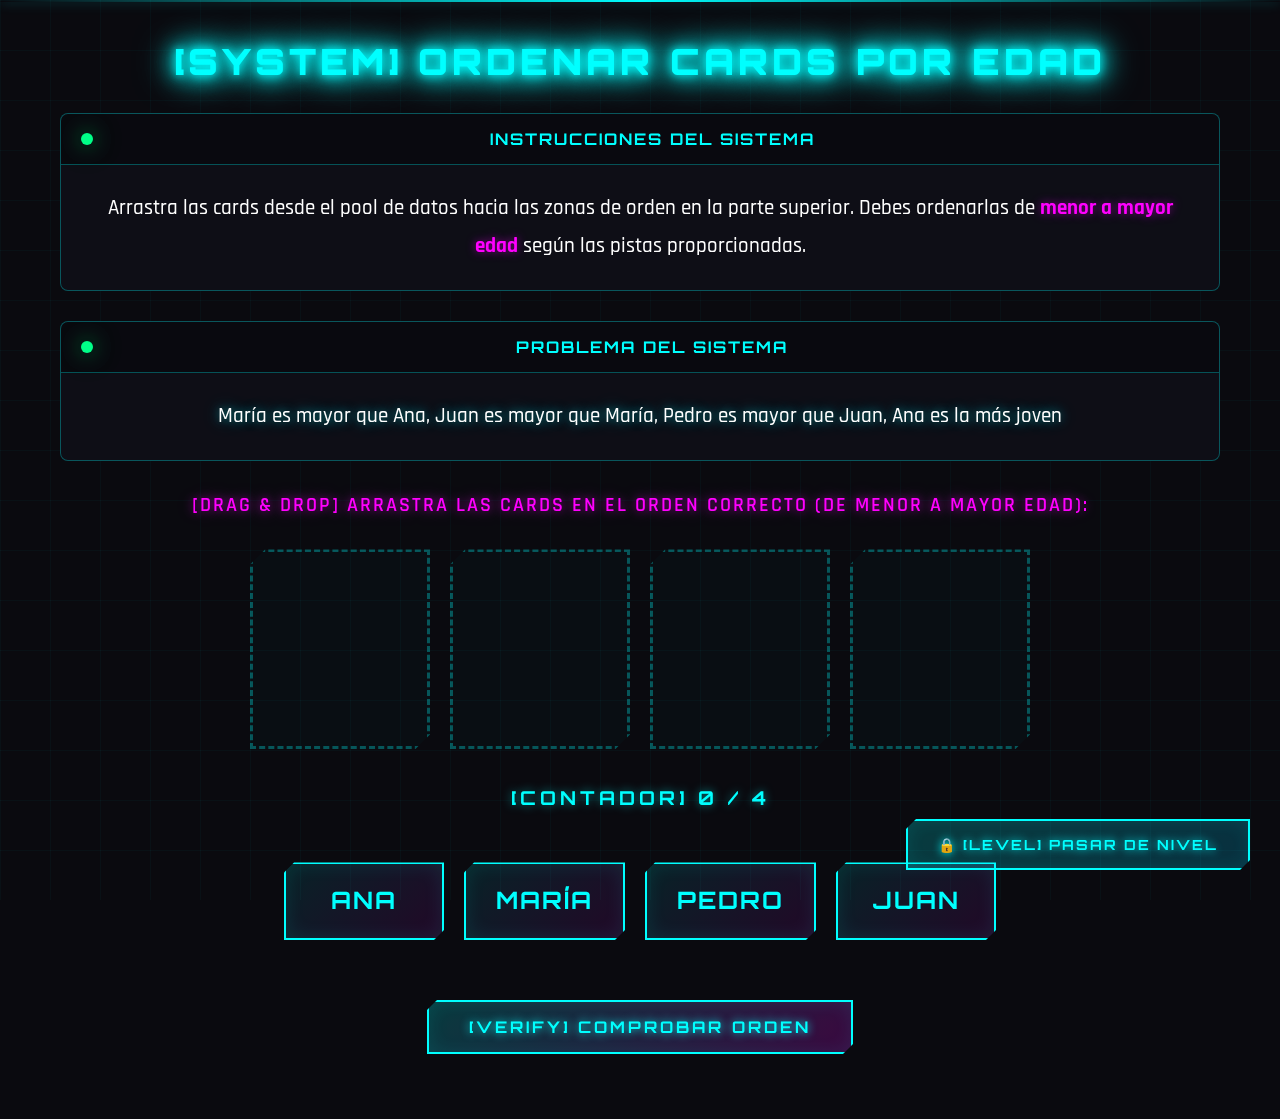
<file: lvl1/index.html>
<!DOCTYPE html>
<html lang="es">
<head>
  <meta charset="UTF-8">
  <meta name="viewport" content="width=device-width, initial-scale=1.0">
  <title>CYBERPUNK - Ordenar Cards</title>
  <link rel="stylesheet" href="./style.css">
  <link rel="preconnect" href="https://fonts.googleapis.com">
  <link rel="preconnect" href="https://fonts.gstatic.com" crossorigin>
  <link href="https://fonts.googleapis.com/css2?family=Orbitron:wght@400;700;900&family=Rajdhani:wght@300;400;600;700&display=swap" rel="stylesheet">
  <style>
    * {
  margin: 0;
  padding: 0;
  box-sizing: border-box;
}

@keyframes glow {
  0%, 100% {
    text-shadow: 0 0 10px #00ffff, 0 0 20px #00ffff, 0 0 30px #00ffff;
  }
  50% {
    text-shadow: 0 0 20px #00ffff, 0 0 30px #00ffff, 0 0 40px #00ffff, 0 0 50px #00ffff;
  }
}

@keyframes pulse {
  0%, 100% {
    box-shadow: 0 0 20px rgba(0, 255, 255, 0.5), 0 0 40px rgba(0, 255, 255, 0.3);
  }
  50% {
    box-shadow: 0 0 30px rgba(0, 255, 255, 0.8), 0 0 60px rgba(0, 255, 255, 0.5), 0 0 80px rgba(0, 255, 255, 0.3);
  }
}

@keyframes slideScan {
  0% {
    transform: translateY(-100%);
  }
  100% {
    transform: translateY(100%);
  }
}

@keyframes codeFlicker {
  0%, 100% {
    opacity: 1;
    text-shadow: 0 0 20px #00ff00, 0 0 40px #00ff00, 0 0 60px #00ff00;
  }
  50% {
    opacity: 0.8;
    text-shadow: 0 0 30px #00ff00, 0 0 60px #00ff00, 0 0 90px #00ff00;
  }
}

@keyframes gridMove {
  0% {
    transform: translate(0, 0);
  }
  100% {
    transform: translate(50px, 50px);
  }
}

@keyframes scanLine {
  0% {
    top: 0;
    opacity: 0;
  }
  10% {
    opacity: 1;
  }
  90% {
    opacity: 1;
  }
  100% {
    top: 100%;
    opacity: 0;
  }
}

body {
  font-family: 'Rajdhani', 'Orbitron', monospace;
  background: #0a0a0f;
  min-height: 100vh;
  padding: 20px;
  position: relative;
  overflow-x: hidden;
  color: #00ffff;
}

.cyber-grid {
  position: fixed;
  top: 0;
  left: 0;
  width: 100%;
  height: 100%;
  background-image: linear-gradient(
      rgba(0, 255, 255, 0.03) 1px,
      transparent 1px
    ),
    linear-gradient(90deg, rgba(0, 255, 255, 0.03) 1px, transparent 1px);
  background-size: 50px 50px;
  pointer-events: none;
  z-index: 0;
  animation: gridMove 20s linear infinite;
}

.scan-line {
  position: fixed;
  top: 0;
  left: 0;
  width: 100%;
  height: 2px;
  background: linear-gradient(
    90deg,
    transparent,
    #00ffff,
    transparent
  );
  box-shadow: 0 0 12px rgba(0, 255, 255, 0.4);
  animation: scanLine 3s linear infinite;
  z-index: 1000;
  pointer-events: none;
}

.level-button {
  position: fixed;
  bottom: 30px;
  right: 30px;
  z-index: 1000;
  padding: 15px 30px;
  background: linear-gradient(135deg, rgba(0, 255, 255, 0.2) 0%, rgba(0, 200, 255, 0.2) 100%);
  color: #00ffff;
  border: 2px solid #00ffff;
  cursor: pointer;
  border-radius: 0;
  font-family: 'Orbitron', monospace;
  font-size: 14px;
  font-weight: 700;
  text-transform: uppercase;
  letter-spacing: 2px;
  transition: all 0.3s ease;
  box-shadow: 
    0 0 20px rgba(0, 255, 255, 0.5),
    inset 0 0 20px rgba(0, 255, 255, 0.1);
  clip-path: polygon(10px 0, 100% 0, 100% calc(100% - 10px), calc(100% - 10px) 100%, 0 100%, 0 10px);
}

.level-button:hover {
  transform: translateY(-2px);
  box-shadow: 
    0 0 40px rgba(0, 255, 255, 0.8),
    0 0 80px rgba(0, 255, 255, 0.5),
    inset 0 0 30px rgba(0, 255, 255, 0.2);
  color: #ffffff;
  text-shadow: 0 0 10px #00ffff;
}

.level-button:active {
  transform: translateY(0);
}

.game-container {
  text-align: center;
  max-width: 1200px;
  margin: 0 auto;
  padding: 20px;
  position: relative;
  z-index: 2;
}

.cyber-title {
  font-family: 'Orbitron', monospace;
  font-size: clamp(1.5rem, 5vw, 2.25rem);
  font-weight: 900;
  color: #00ffff;
  text-transform: uppercase;
  letter-spacing: clamp(2px, 1vw, 4px);
  margin-bottom: clamp(20px, 4vw, 30px);
  text-shadow: 
    0 0 10px #00ffff,
    0 0 20px #00ffff,
    0 0 30px #00ffff,
    0 0 40px #00ffff;
  animation: glow 2s ease-in-out infinite;
  line-height: 1.2;
  word-wrap: break-word;
}

.cyber-subtitle {
  font-family: 'Rajdhani', monospace;
  font-size: clamp(1rem, 2.5vw, 1.25rem);
  font-weight: 600;
  color: #ff00ff;
  text-transform: uppercase;
  letter-spacing: clamp(1px, 0.5vw, 2px);
  margin: clamp(20px, 4vw, 30px) 0;
  text-shadow: 
    0 0 10px rgba(255, 0, 255, 0.5),
    0 0 20px rgba(255, 0, 255, 0.3);
  line-height: 1.4;
  word-wrap: break-word;
  padding: 0 clamp(10px, 2vw, 20px);
}

.problems-container {
  margin-bottom: 30px;
}

.neon-text {
  color: #00ffff;
  text-shadow: 
    0 0 10px rgba(0, 255, 255, 0.5),
    0 0 20px rgba(0, 255, 255, 0.3);
  font-weight: 600;
  font-size: clamp(1rem, 2vw, 1.3rem);
  line-height: 1.8;
}

.cards-container {
  display: flex;
  justify-content: center;
  align-items: center;
  margin-bottom: 30px;
  margin-top: 40px;
  flex-wrap: wrap;
  gap: clamp(12px, 2vw, 20px);
  padding: 0 clamp(10px, 2vw, 20px);
}

.card {
  background: linear-gradient(135deg, rgba(0, 255, 255, 0.1) 0%, rgba(255, 0, 255, 0.1) 100%);
  padding: clamp(12px, 2vw, 20px) clamp(16px, 3vw, 30px);
  border-radius: 0;
  cursor: grab;
  min-width: clamp(120px, 20vw, 160px);
  max-width: clamp(180px, 30vw, 250px);
  text-align: center;
  font-size: clamp(1rem, 2.5vw, 1.5rem);
  font-weight: 700;
  font-family: 'Orbitron', monospace;
  color: #00ffff;
  border: 2px solid #00ffff;
  box-shadow: 
    0 0 20px rgba(0, 255, 255, 0.5),
    inset 0 0 20px rgba(0, 255, 255, 0.1);
  position: relative;
  transition: all 0.3s ease;
  text-transform: uppercase;
  letter-spacing: clamp(1px, 0.3vw, 2px);
  clip-path: polygon(10px 0, 100% 0, 100% calc(100% - 10px), calc(100% - 10px) 100%, 0 100%, 0 10px);
  word-wrap: break-word;
  overflow-wrap: break-word;
  white-space: normal;
  line-height: 1.4;
  display: flex;
  align-items: center;
  justify-content: center;
  flex-wrap: wrap;
}

.card::before {
  content: '';
  position: absolute;
  top: -2px;
  left: -2px;
  right: -2px;
  bottom: -2px;
  background: linear-gradient(45deg, #00ffff, #ff00ff, #a855f7, #ff00ff);
  z-index: -1;
  opacity: 0;
  transition: opacity 0.3s ease;
}

.card:hover {
  transform: translateY(-5px) scale(1.05);
  box-shadow: 
    0 0 30px rgba(0, 255, 255, 0.8),
    0 0 60px rgba(0, 255, 255, 0.5),
    inset 0 0 30px rgba(0, 255, 255, 0.2);
  color: #ffffff;
  text-shadow: 
    0 0 10px #00ffff,
    0 0 20px #00ffff;
}

.card:hover::before {
  opacity: 1;
  animation: pulse 1s ease-in-out infinite;
}

.order-container {
  display: flex;
  justify-content: center;
  align-items: flex-start;
  margin-top: 30px;
  gap: clamp(12px, 2vw, 20px);
  flex-wrap: wrap;
  padding: 0 clamp(10px, 2vw, 20px);
}

.drop-zone {
  width: clamp(140px, 22vw, 180px);
  min-height: clamp(160px, 25vw, 200px);
  height: auto;
  border: 3px dashed rgba(0, 255, 255, 0.3);
  display: flex;
  justify-content: center;
  align-items: center;
  background: rgba(0, 255, 255, 0.02);
  border-radius: 0;
  position: relative;
  transition: all 0.3s ease;
  clip-path: polygon(15px 0, 100% 0, 100% calc(100% - 15px), calc(100% - 15px) 100%, 0 100%, 0 15px);
  padding: clamp(8px, 1.5vw, 12px);
  box-sizing: border-box;
}

.drop-zone::before {
  content: '';
  position: absolute;
  top: 0;
  left: 0;
  right: 0;
  bottom: 0;
  border: 2px solid transparent;
  background: linear-gradient(45deg, #00ffff, #ff00ff) border-box;
  -webkit-mask: linear-gradient(#fff 0 0) padding-box, linear-gradient(#fff 0 0);
  -webkit-mask-composite: destination-out;
  mask: linear-gradient(#fff 0 0) padding-box, linear-gradient(#fff 0 0);
  mask-composite: exclude;
  opacity: 0;
  transition: opacity 0.3s ease;
}

.drop-zone.drag-over {
  border-color: #00ff88;
  background: rgba(0, 255, 136, 0.1);
  box-shadow: 
    0 0 30px rgba(0, 255, 136, 0.8),
    inset 0 0 30px rgba(0, 255, 136, 0.2);
  animation: pulse 0.5s ease-in-out infinite;
}

.drop-zone.drag-over::before {
  opacity: 1;
}

/* Estilos para cards dentro de drop zones */
.drop-zone .card {
  width: 100%;
  max-width: 100%;
  min-width: auto;
  padding: clamp(10px, 2vw, 16px) clamp(12px, 2.5vw, 20px);
  font-size: clamp(0.9rem, 2vw, 1.2rem);
  margin: 0;
  cursor: pointer;
  height: auto;
  min-height: clamp(50px, 8vw, 70px);
}

.drop-zone .card:hover {
  transform: translateY(-2px) scale(1.02);
}

/* Contador de clasificación */
.classification-counter {
  text-align: center;
  margin: clamp(15px, 3vw, 25px) auto;
  font-family: 'Orbitron', monospace;
  font-size: clamp(0.9rem, 2.5vw, 1.2rem);
  font-weight: 700;
  color: #00ffff;
  text-shadow: 0 0 10px rgba(0, 255, 255, 0.5);
  letter-spacing: clamp(2px, 0.5vw, 4px);
  padding: clamp(8px, 2vw, 12px);
}

.cyber-button {
  margin-top: 30px;
  padding: 15px 40px;
  background: linear-gradient(135deg, rgba(0, 255, 255, 0.2) 0%, rgba(255, 0, 255, 0.2) 100%);
  color: #00ffff;
  border: 2px solid #00ffff;
  cursor: pointer;
  border-radius: 0;
  font-family: 'Orbitron', monospace;
  font-size: 16px;
  font-weight: 700;
  text-transform: uppercase;
  letter-spacing: 3px;
  position: relative;
  overflow: hidden;
  transition: all 0.3s ease;
  box-shadow: 
    0 0 20px rgba(0, 255, 255, 0.5),
    inset 0 0 20px rgba(0, 255, 255, 0.1);
  clip-path: polygon(10px 0, 100% 0, 100% calc(100% - 10px), calc(100% - 10px) 100%, 0 100%, 0 10px);
}

.button-text {
  position: relative;
  z-index: 2;
  text-shadow: 0 0 10px #00ffff;
}

.button-glow {
  position: absolute;
  top: 50%;
  left: 50%;
  width: 0;
  height: 0;
  border-radius: 50%;
  background: radial-gradient(circle, rgba(0, 255, 255, 0.5) 0%, transparent 70%);
  transform: translate(-50%, -50%);
  transition: width 0.6s ease, height 0.6s ease;
}

.cyber-button:hover {
  transform: translateY(-2px);
  box-shadow: 
    0 0 40px rgba(0, 255, 255, 0.8),
    0 0 80px rgba(0, 255, 255, 0.5),
    inset 0 0 30px rgba(0, 255, 255, 0.2);
  color: #ffffff;
}

.cyber-button:hover .button-glow {
  width: 300px;
  height: 300px;
}

.cyber-button:active {
  transform: translateY(0);
}

.buttons-container {
  display: flex;
  gap: 20px;
  justify-content: center;
  margin-top: 30px;
  flex-wrap: wrap;
}

.new-problem-btn {
  background: linear-gradient(135deg, rgba(255, 0, 255, 0.2) 0%, rgba(0, 255, 255, 0.2) 100%);
  border-color: #ff00ff;
}

.new-problem-btn:hover {
  box-shadow: 
    0 0 40px rgba(255, 0, 255, 0.8),
    0 0 80px rgba(255, 0, 255, 0.5),
    inset 0 0 30px rgba(255, 0, 255, 0.2);
}

.result-text {
  margin-top: 25px;
  font-size: 20px;
  font-weight: 600;
  font-family: 'Rajdhani', monospace;
  color: #00ff88;
  text-shadow: 0 0 10px rgba(0, 255, 136, 0.5);
  text-transform: uppercase;
  letter-spacing: 2px;
}

/* Panel Glow - Card de Instrucciones */
.panel-glow {
  background: rgba(15, 15, 26, 0.7);
  border: 1px solid rgba(0, 255, 255, 0.3);
  border-radius: 8px;
  backdrop-filter: blur(10px);
  margin-bottom: 30px;
  transition: all 0.3s ease;
  position: relative;
  overflow: hidden;
}

.panel-glow::before {
  content: '';
  position: absolute;
  top: 0;
  left: -100%;
  width: 100%;
  height: 100%;
  background: linear-gradient(
    90deg,
    transparent,
    rgba(0, 255, 255, 0.1),
    transparent
  );
  transition: left 0.5s ease;
}

.panel-glow:hover::before {
  left: 100%;
}

.panel-glow:hover {
  border-color: #00ffff;
  box-shadow: 
    0 0 20px rgba(0, 255, 255, 0.5),
    0 0 40px rgba(0, 255, 255, 0.3),
    0 0 60px rgba(0, 255, 255, 0.2);
}

.panel-header {
  display: flex;
  align-items: center;
  gap: 12px;
  padding: 15px 20px;
  background: rgba(0, 0, 0, 0.3);
  border-bottom: 1px solid rgba(0, 255, 255, 0.3);
}

.status-indicator {
  width: 12px;
  height: 12px;
  border-radius: 50%;
  background: #00ff88;
  box-shadow: 
    0 0 20px rgba(0, 255, 136, 0.5),
    0 0 40px rgba(0, 255, 136, 0.3),
    0 0 60px rgba(0, 255, 136, 0.2);
  animation: statusPulse 2s infinite;
}

@keyframes statusPulse {
  0%, 100% {
    opacity: 1;
    transform: scale(1);
  }
  50% {
    opacity: 0.5;
    transform: scale(1.2);
  }
}

.panel-title {
  font-family: 'Orbitron', monospace;
  font-size: clamp(0.85rem, 1.5vw, 1rem);
  font-weight: 700;
  color: #00ffff;
  text-transform: uppercase;
  letter-spacing: 2px;
  flex: 1;
}

.panel-content {
  padding: 25px;
}

/* Instrucciones */
.instructions {
  margin-bottom: 30px;
}

.instruction-text {
  font-size: clamp(1rem, 2vw, 1.3rem);
  color: #ffffff;
  font-weight: 500;
  line-height: 1.8;
  text-align: center;
}

.instruction-text strong {
  color: #ff00ff;
  text-shadow: 0 0 10px rgba(255, 0, 255, 0.5);
  font-weight: 700;
}

.modal {
  display: none;
  position: fixed;
  z-index: 10000;
  left: 0;
  top: 0;
  width: 100%;
  height: 100%;
  background-color: rgba(0, 0, 0, 0.9);
  backdrop-filter: blur(5px);
  align-items: center;
  justify-content: center;
  padding: clamp(20px, 4vw, 40px);
}

.cyber-modal {
  background: linear-gradient(135deg, rgba(0, 0, 0, 0.95) 0%, rgba(26, 0, 51, 0.95) 100%);
  margin: 10% auto;
  padding: 0;
  border: 3px solid #00ffff;
  border-radius: 0;
  width: 90%;
  max-width: 500px;
  text-align: center;
  position: relative;
  box-shadow: 
    0 0 50px rgba(0, 255, 255, 0.8),
    inset 0 0 50px rgba(0, 255, 255, 0.1);
  clip-path: polygon(20px 0, 100% 0, 100% calc(100% - 20px), calc(100% - 20px) 100%, 0 100%, 0 20px);
  animation: pulse 2s ease-in-out infinite;
}

.modal-header {
  padding: 15px;
  border-bottom: 2px solid #00ffff;
  background: rgba(0, 255, 255, 0.05);
  position: relative;
  z-index: 1;
}

.close {
  color: #00ffff;
  float: right;
  font-size: 32px;
  font-weight: bold;
  cursor: pointer;
  transition: all 0.3s ease;
  text-shadow: 0 0 10px #00ffff;
  line-height: 1;
}

.close:hover {
  color: #ff00ff;
  text-shadow: 0 0 20px rgba(255, 0, 255, 0.5);
  transform: scale(1.2);
}

.modal-body {
  padding: clamp(24px, 5vw, 40px) clamp(20px, 4vw, 32px);
  position: relative;
  z-index: 1;
  display: flex;
  flex-direction: column;
  align-items: center;
  justify-content: center;
  gap: clamp(16px, 4vw, 24px);
  width: 100%;
}

.modal-title {
  font-family: 'Orbitron', monospace;
  font-size: 32px;
  font-weight: 900;
  color: #00ff00;
  margin-bottom: 20px;
  text-transform: uppercase;
  letter-spacing: 3px;
  text-shadow: 
    0 0 20px #00ff00,
    0 0 40px #00ff00,
    0 0 60px #00ff00;
  animation: glow 2s ease-in-out infinite;
}

.modal-message {
  font-size: 20px;
  color: #00ffff;
  margin: 20px 0;
  font-weight: 600;
  text-shadow: 0 0 10px #00ffff;
}

.code-container {
  margin: 30px 0;
  padding: 20px;
  background: rgba(0, 255, 0, 0.05);
  border: 2px solid #00ff00;
  position: relative;
}

.code-label {
  display: block;
  font-family: 'Orbitron', monospace;
  font-size: 14px;
  color: #00ff00;
  text-transform: uppercase;
  letter-spacing: 2px;
  margin-bottom: 10px;
  text-shadow: 0 0 10px #00ff00;
}

.neon-code {
  font-family: 'Orbitron', monospace;
  font-size: 48px;
  font-weight: 900;
  color: #00ff00;
  margin-top: 15px;
  text-shadow: 
    0 0 20px #00ff00,
    0 0 40px #00ff00,
    0 0 60px #00ff00,
    0 0 80px #00ff00;
  animation: codeFlicker 1.5s ease-in-out infinite;
  letter-spacing: 8px;
}

.success-indicator {
  margin-top: 30px;
  height: 4px;
  background: rgba(0, 255, 0, 0.2);
  position: relative;
  overflow: hidden;
}

.success-bar {
  height: 100%;
  width: 100%;
  background: linear-gradient(90deg, #00ff00, #00ffff, #00ff00);
  box-shadow: 0 0 20px #00ff00;
  animation: slideScan 2s linear infinite;
}

.level-modal-content {
  background: linear-gradient(135deg, rgba(0, 0, 0, 0.95) 0%, rgba(26, 0, 51, 0.95) 100%);
  margin: 0;
  padding: clamp(18px, 4vw, 28px) clamp(16px, 4vw, 24px);
  border: 3px solid #00ffff;
  border-radius: 0;
  width: min(480px, 90vw);
  max-height: calc(100vh - clamp(60px, 10vh, 120px));
  text-align: center;
  position: relative;
  box-shadow: 
    0 0 50px rgba(0, 255, 255, 0.8),
    inset 0 0 50px rgba(0, 255, 255, 0.1);
  clip-path: polygon(20px 0, 100% 0, 100% calc(100% - 20px), calc(100% - 20px) 100%, 0 100%, 0 20px);
  overflow: hidden;
  display: flex;
  flex-direction: column;
  align-items: center;
  justify-content: center;
  gap: clamp(16px, 4vw, 26px);
}

.level-modal-background {
  position: absolute;
  top: 0;
  left: 0;
  width: 100%;
  height: 100%;
  z-index: 0;
  opacity: 0.3;
}

.level-background-img {
  width: 100%;
  height: 100%;
  object-fit: cover;
  filter: blur(2px);
}

.code-image-wrapper {
  position: relative;
  display: inline-block;
  width: 100%;
  max-width: clamp(220px, 55vw, 360px);
  margin: 0 auto;
}

.level-code-img {
  width: 100%;
  height: auto;
  margin-bottom: clamp(16px, 4vw, 24px);
  filter: drop-shadow(0 0 20px rgba(0, 255, 255, 0.8));
  animation: pulse 2s ease-in-out infinite;
  position: relative;
  z-index: 1;
  display: block;
  pointer-events: none;
}

.clickable-area {
  position: absolute;
  width: 80px;
  height: 80px;
  background: transparent;
  cursor: pointer;
  z-index: 10;
  border-radius: 50%;
  border: 2px solid transparent;
}

.clickable-area:hover {
  border-color: rgba(0, 255, 255, 0.3);
  background: rgba(0, 255, 255, 0.1);
}

.clickable-area:active {
  background: rgba(0, 255, 255, 0.2);
}

.level-code-text {
  position: absolute;
  top: 50%;
  left: 50%;
  transform: translate(-50%, -50%);
  z-index: 4;
  pointer-events: none;
}

.level-code-display {
  font-family: 'Orbitron', monospace;
  font-size: clamp(2.5rem, 8vw, 4.25rem);
  font-weight: 900;
  color: #a855f7;
  text-shadow: 
    0 0 20px rgba(168, 85, 247, 0.5),
    0 0 40px rgba(168, 85, 247, 0.3),
    0 0 60px rgba(168, 85, 247, 0.2),
    0 0 80px rgba(168, 85, 247, 0.1);
  animation: codeFlicker 1.5s ease-in-out infinite;
  letter-spacing: clamp(6px, 1.8vw, 14px);
  text-align: center;
  margin: 0;
}

#level-modal .close {
  color: #00ffff;
  float: right;
  font-size: 32px;
  font-weight: bold;
  cursor: pointer;
  transition: all 0.3s ease;
  text-shadow: 0 0 10px #00ffff;
  line-height: 1;
}

/* Estilos para el teclado numérico */
.keyboard-container {
  display: flex;
  flex-direction: column;
  align-items: center;
  justify-content: center;
  width: 100%;
  max-width: clamp(200px, 55vw, 260px);
  margin: 0 auto;
  padding: clamp(10px, 2.5vw, 16px);
  gap: clamp(10px, 2.5vw, 16px);
  flex: 0 0 auto;
}

.keyboard-display {
  width: 100%;
  margin-bottom: clamp(10px, 2.5vw, 14px);
}

#keyboard-input {
  width: 100%;
  padding: clamp(8px, 2vw, 12px);
  font-size: clamp(1.8rem, 5.5vw, 2.6rem);
  font-family: 'Orbitron', monospace;
  font-weight: 900;
  text-align: center;
  background: rgba(0, 0, 0, 0.7);
  border: 2px solid #00ffff;
  border-radius: 10px;
  color: #00ffff;
  text-shadow: 
    0 0 10px #00ffff,
    0 0 20px #00ffff;
  box-shadow: 
    0 0 20px rgba(0, 255, 255, 0.5),
    inset 0 0 20px rgba(0, 255, 255, 0.1);
  outline: none;
  letter-spacing: clamp(3px, 0.8vw, 6px);
}

#keyboard-input::placeholder {
  color: rgba(0, 255, 255, 0.3);
}

.keyboard-grid {
  display: grid;
  grid-template-columns: repeat(3, 1fr);
  gap: clamp(6px, 2vw, 12px);
  width: 100%;
  flex: 0 0 auto;
}

.keyboard-btn {
  aspect-ratio: 1;
  font-size: clamp(1.05rem, 3.8vw, 1.4rem);
  font-weight: 700;
  font-family: 'Orbitron', monospace;
  border: none;
  border-radius: 8px;
  cursor: pointer;
  transition: all 0.3s ease;
  box-shadow: 
    0 4px 15px rgba(0, 0, 0, 0.3),
    inset 0 2px 5px rgba(255, 255, 255, 0.1);
  position: relative;
  overflow: hidden;
  color: #ffffff;
  text-shadow: 0 2px 4px rgba(0, 0, 0, 0.5);
}

.keyboard-btn::before {
  content: '';
  position: absolute;
  top: 50%;
  left: 50%;
  width: 0;
  height: 0;
  border-radius: 50%;
  background: rgba(255, 255, 255, 0.3);
  transform: translate(-50%, -50%);
  transition: width 0.4s ease, height 0.4s ease;
}

.keyboard-btn:active::before {
  width: 300px;
  height: 300px;
}

.keyboard-btn:active {
  transform: scale(0.95);
}

.num-btn {
  background: linear-gradient(135deg, rgba(0, 255, 255, 0.2) 0%, rgba(0, 200, 255, 0.3) 100%);
  border: 2px solid #00ffff;
  color: #00ffff;
}

.num-btn:hover {
  background: linear-gradient(135deg, rgba(0, 255, 255, 0.4) 0%, rgba(0, 200, 255, 0.5) 100%);
  box-shadow: 
    0 0 25px rgba(0, 255, 255, 0.8),
    0 0 50px rgba(0, 255, 255, 0.5),
    inset 0 0 20px rgba(0, 255, 255, 0.2);
  transform: translateY(-3px);
  text-shadow: 
    0 0 10px #00ffff,
    0 0 20px #00ffff;
}

.delete-btn {
  background: linear-gradient(135deg, rgba(255, 0, 0, 0.3) 0%, rgba(200, 0, 0, 0.4) 100%);
  border: 2px solid #ff0000;
  color: #ff0000;
}

.delete-btn:hover {
  background: linear-gradient(135deg, rgba(255, 0, 0, 0.5) 0%, rgba(200, 0, 0, 0.6) 100%);
  box-shadow: 
    0 0 25px rgba(255, 0, 0, 0.8),
    0 0 50px rgba(255, 0, 0, 0.5),
    inset 0 0 20px rgba(255, 0, 0, 0.2);
  transform: translateY(-3px);
  text-shadow: 
    0 0 10px #ff0000,
    0 0 20px #ff0000;
}

.confirm-btn {
  background: linear-gradient(135deg, rgba(0, 255, 0, 0.3) 0%, rgba(0, 200, 0, 0.4) 100%);
  border: 2px solid #00ff00;
  color: #00ff00;
}

.confirm-btn:hover {
  background: linear-gradient(135deg, rgba(0, 255, 0, 0.5) 0%, rgba(0, 200, 0, 0.6) 100%);
  box-shadow: 
    0 0 25px rgba(0, 255, 0, 0.8),
    0 0 50px rgba(0, 255, 0, 0.5),
    inset 0 0 20px rgba(0, 255, 0, 0.2);
  transform: translateY(-3px);
  text-shadow: 
    0 0 10px #00ff00,
    0 0 20px #00ff00;
}

/* Responsive para móviles */
@media (max-width: 768px) {
  .keyboard-container {
    max-width: clamp(200px, 70vw, 280px);
  }

  #keyboard-input {
    font-size: clamp(1.8rem, 7vw, 2.4rem);
  }

  .card {
    min-width: clamp(100px, 25vw, 140px);
    max-width: clamp(140px, 35vw, 200px);
    font-size: clamp(0.9rem, 3vw, 1.3rem);
    padding: clamp(10px, 2.5vw, 16px) clamp(12px, 3vw, 24px);
  }

  .drop-zone {
    width: clamp(120px, 28vw, 160px);
    min-height: clamp(140px, 32vw, 180px);
  }

  .order-container {
    gap: clamp(10px, 2.5vw, 16px);
  }

  .cards-container {
    gap: clamp(10px, 2.5vw, 16px);
  }

  .cyber-title {
    font-size: clamp(1.5rem, 6vw, 2.5rem);
  }

  .cyber-subtitle {
    font-size: clamp(0.9rem, 3vw, 1.2rem);
  }
}
 
@media (max-width: 480px) {
  .keyboard-container {
    max-width: clamp(180px, 75vw, 240px);
  }

  #keyboard-input {
    font-size: clamp(1.6rem, 8vw, 2rem);
    letter-spacing: clamp(2px, 1.2vw, 4px);
  }

  .card {
    min-width: clamp(90px, 30vw, 120px);
    max-width: clamp(120px, 40vw, 160px);
    font-size: clamp(0.8rem, 3.5vw, 1.1rem);
    padding: clamp(8px, 3vw, 12px) clamp(10px, 3.5vw, 20px);
    letter-spacing: clamp(0.5px, 0.5vw, 1px);
  }

  .drop-zone {
    width: clamp(100px, 35vw, 140px);
    min-height: clamp(120px, 40vw, 160px);
    padding: clamp(6px, 2vw, 10px);
  }

  .order-container {
    gap: clamp(8px, 3vw, 12px);
    padding: 0 clamp(8px, 3vw, 16px);
  }

  .cards-container {
    gap: clamp(8px, 3vw, 12px);
    padding: 0 clamp(8px, 3vw, 16px);
  }

  .cyber-title {
    font-size: clamp(1.2rem, 7vw, 2rem);
    letter-spacing: clamp(2px, 1vw, 4px);
    margin-bottom: clamp(15px, 4vw, 25px);
  }

  .cyber-subtitle {
    font-size: clamp(0.85rem, 3.5vw, 1.1rem);
    margin: clamp(15px, 4vw, 25px) 0;
  }

  .panel-content {
    padding: clamp(15px, 4vw, 25px);
  }

  .instruction-text {
    font-size: clamp(0.9rem, 3vw, 1.1rem);
  }

  .neon-text {
    font-size: clamp(0.9rem, 3vw, 1.1rem);
  }

  .classification-counter {
    font-size: clamp(0.8rem, 3vw, 1rem);
    margin: clamp(10px, 3vw, 20px) auto;
    padding: clamp(6px, 2vw, 10px);
  }

  .drop-zone .card {
    font-size: clamp(0.75rem, 2.5vw, 1rem);
    padding: clamp(8px, 2vw, 12px) clamp(10px, 2.5vw, 16px);
    min-height: clamp(45px, 7vw, 60px);
  }
}

@media (max-height: 640px) {
  .level-modal-content {
    max-height: calc(100vh - 32px);
    padding: clamp(18px, 3vw, 28px) clamp(16px, 3vw, 24px);
  }

  .code-image-wrapper {
    max-width: clamp(200px, 50vw, 300px);
  }

  .keyboard-container {
    max-width: clamp(200px, 65vw, 260px);
  }
}

/* ============================================
   MODAL SECRETO - CONFIGURACIÓN DE CÓDIGO
   ============================================ */
.secret-modal-overlay {
  position: fixed;
  inset: 0;
  background: rgba(0, 0, 0, 0.85);
  display: none;
  align-items: center;
  justify-content: center;
  z-index: 10000;
  backdrop-filter: blur(5px);
}

.secret-modal-overlay.show {
  display: flex;
}

.secret-modal-content {
  background: linear-gradient(135deg, rgba(0, 0, 0, 0.95) 0%, rgba(10, 0, 20, 0.95) 100%);
  border: 3px solid #ff00ff;
  border-radius: 0;
  width: 90%;
  max-width: 500px;
  padding: 30px;
  position: relative;
  box-shadow: 
    0 0 50px rgba(255, 0, 255, 0.8),
    inset 0 0 50px rgba(255, 0, 255, 0.1);
  clip-path: polygon(20px 0, 100% 0, 100% calc(100% - 20px), calc(100% - 20px) 100%, 0 100%, 0 20px);
}

.secret-modal-title {
  font-family: 'Orbitron', monospace;
  font-size: clamp(1.2rem, 3vw, 1.6rem);
  color: #ff00ff;
  text-align: center;
  margin-bottom: 20px;
  text-shadow: 0 0 20px rgba(255, 0, 255, 0.8);
  letter-spacing: 2px;
  text-transform: uppercase;
}

.secret-modal-subtitle {
  font-family: 'Rajdhani', monospace;
  font-size: clamp(0.9rem, 2vw, 1.1rem);
  color: #00ffff;
  text-align: center;
  margin-bottom: 25px;
  opacity: 0.8;
}

.secret-input-group {
  margin-bottom: 20px;
}

.secret-input-label {
  display: block;
  font-family: 'Orbitron', monospace;
  font-size: clamp(0.85rem, 1.8vw, 1rem);
  color: #00ffff;
  margin-bottom: 10px;
  text-shadow: 0 0 10px rgba(0, 255, 255, 0.5);
}

.secret-code-input {
  width: 100%;
  padding: 12px;
  font-family: 'Orbitron', monospace;
  font-size: clamp(1.2rem, 3vw, 1.6rem);
  font-weight: 900;
  text-align: center;
  background: rgba(0, 0, 0, 0.7);
  border: 2px solid #ff00ff;
  border-radius: 8px;
  color: #ff00ff;
  text-shadow: 0 0 10px rgba(255, 0, 255, 0.5);
  box-shadow: 
    0 0 20px rgba(255, 0, 255, 0.5),
    inset 0 0 20px rgba(255, 0, 255, 0.1);
  outline: none;
  letter-spacing: 8px;
  transition: all 0.3s ease;
}

.secret-code-input:focus {
  border-color: #00ffff;
  box-shadow: 
    0 0 30px rgba(0, 255, 255, 0.8),
    inset 0 0 20px rgba(0, 255, 255, 0.1);
  color: #00ffff;
  text-shadow: 0 0 10px rgba(0, 255, 255, 0.8);
}

.secret-buttons {
  display: flex;
  gap: 15px;
  margin-top: 25px;
}

.secret-btn {
  flex: 1;
  padding: 12px 20px;
  font-family: 'Orbitron', monospace;
  font-size: clamp(0.9rem, 2vw, 1.1rem);
  font-weight: 700;
  border: 2px solid;
  border-radius: 0;
  cursor: pointer;
  transition: all 0.3s ease;
  text-transform: uppercase;
  letter-spacing: 2px;
  clip-path: polygon(10px 0, 100% 0, 100% calc(100% - 10px), calc(100% - 10px) 100%, 0 100%, 0 10px);
}

.secret-btn-save {
  background: linear-gradient(135deg, rgba(0, 255, 0, 0.2) 0%, rgba(0, 200, 0, 0.2) 100%);
  border-color: #00ff00;
  color: #00ff00;
  box-shadow: 0 0 20px rgba(0, 255, 0, 0.5);
}

.secret-btn-save:hover {
  background: linear-gradient(135deg, rgba(0, 255, 0, 0.4) 0%, rgba(0, 200, 0, 0.4) 100%);
  box-shadow: 0 0 30px rgba(0, 255, 0, 0.8);
  transform: translateY(-2px);
}

.secret-btn-cancel {
  background: linear-gradient(135deg, rgba(255, 0, 0, 0.2) 0%, rgba(200, 0, 0, 0.2) 100%);
  border-color: #ff0000;
  color: #ff0000;
  box-shadow: 0 0 20px rgba(255, 0, 0, 0.5);
}

.secret-btn-cancel:hover {
  background: linear-gradient(135deg, rgba(255, 0, 0, 0.4) 0%, rgba(200, 0, 0, 0.4) 100%);
  box-shadow: 0 0 30px rgba(255, 0, 0, 0.8);
  transform: translateY(-2px);
}

.secret-btn-clear {
  background: linear-gradient(135deg, rgba(255, 136, 0, 0.2) 0%, rgba(200, 100, 0, 0.2) 100%);
  border-color: #ff8800;
  color: #ff8800;
  box-shadow: 0 0 20px rgba(255, 136, 0, 0.5);
}

.secret-btn-clear:hover {
  background: linear-gradient(135deg, rgba(255, 136, 0, 0.4) 0%, rgba(200, 100, 0, 0.4) 100%);
  box-shadow: 0 0 30px rgba(255, 136, 0, 0.8);
  transform: translateY(-2px);
}

.secret-info {
  margin-top: 20px;
  padding: 15px;
  background: rgba(255, 0, 255, 0.1);
  border: 1px solid rgba(255, 0, 255, 0.3);
  border-radius: 8px;
  font-family: 'Rajdhani', monospace;
  font-size: clamp(0.8rem, 1.5vw, 0.95rem);
  color: #00ffff;
  line-height: 1.6;
  opacity: 0.8;
}

.secret-info strong {
  color: #ff00ff;
  font-weight: 700;
}
  </style>
</head>
<body>
  <div class="cyber-grid"></div>
  <div class="scan-line"></div>

  <div class="game-container">

    <h2 class="cyber-title" id="secret-trigger" style="cursor: pointer;" title="🔐">[SYSTEM] ORDENAR CARDS POR EDAD</h2>
    
    <section class="instructions panel-glow">
      <div class="panel-header">
        <span class="status-indicator"></span>
        <h2 class="panel-title">INSTRUCCIONES DEL SISTEMA</h2>
      </div>
      <div class="panel-content">
        <p class="instruction-text" id="instruction-text">Cargando instrucciones...</p>
      </div>
    </section>

    <section class="problems-container panel-glow">
      <div class="panel-header">
        <span class="status-indicator"></span>
        <h2 class="panel-title">PROBLEMA DEL SISTEMA</h2>
      </div>
      <div class="panel-content">
        <p class="neon-text instruction-text" id="problem-text">Cargando problema...</p>
      </div>
    </section>

    <h3 class="cyber-subtitle">[DRAG & DROP] Arrastra las Cards en el orden correcto (de menor a mayor edad):</h3>
    <div class="order-container" id="order-container">
      <div class="drop-zone" id="drop-zone-1" data-position="0"></div>
      <div class="drop-zone" id="drop-zone-2" data-position="1"></div>
      <div class="drop-zone" id="drop-zone-3" data-position="2"></div>
      <div class="drop-zone" id="drop-zone-4" data-position="3"></div>
    </div>
    <div class="classification-counter" id="classification-counter">
      [CONTADOR] 0 / 4
    </div>

    <div class="cards-container" id="cards-container">
    </div>


    <div class="buttons-container">
      <button class="cyber-button" onclick="checkOrder()">
        <span class="button-text">[VERIFY] COMPROBAR ORDEN</span>
        <span class="button-glow"></span>
    </div>
    <p id="result" class="result-text"></p>
    
    <button class="level-button" onclick="showLevelModal()">
      <span class="button-text">🔒 [LEVEL] PASAR DE NIVEL</span>
    </button>
  </div>

  <div id="modal" class="modal">
    <div class="modal-content cyber-modal">
      <div class="modal-header">
        <span class="close" onclick="closeModal()">&times;</span>
      </div>
      <div class="modal-body">
        <h2 class="modal-title">[ACCESS GRANTED]</h2>
        <p class="modal-message">El orden es el adecuado.</p>
        <div class="code-container">
          <span class="code-label">[CODE]</span>
          <p class="code neon-code">0816</p>
        </div>
        <div class="success-indicator">
          <div class="success-bar"></div>
        </div>
      </div>
    </div>
  </div>

  <div id="level-modal" class="modal">
    <div class="level-modal-content cyber-modal">
      <div class="level-modal-background">
        <img src="images/fondo-code.png" alt="Fondo" class="level-background-img">
      </div>
      <div class="modal-body">
        <div class="keyboard-container">
          <div class="keyboard-display">
            <input type="text" id="keyboard-input" readonly placeholder="0">
          </div>
          <div class="keyboard-grid">
            <button class="keyboard-btn num-btn" onclick="pressNumber(1)">1</button>
            <button class="keyboard-btn num-btn" onclick="pressNumber(2)">2</button>
            <button class="keyboard-btn num-btn" onclick="pressNumber(3)">3</button>
            <button class="keyboard-btn num-btn" onclick="pressNumber(4)">4</button>
            <button class="keyboard-btn num-btn" onclick="pressNumber(5)">5</button>
            <button class="keyboard-btn num-btn" onclick="pressNumber(6)">6</button>
            <button class="keyboard-btn num-btn" onclick="pressNumber(7)">7</button>
            <button class="keyboard-btn num-btn" onclick="pressNumber(8)">8</button>
            <button class="keyboard-btn num-btn" onclick="pressNumber(9)">9</button>
            <button class="keyboard-btn delete-btn" onclick="pressDelete()">X</button>
            <button class="keyboard-btn num-btn" onclick="pressNumber(0)">0</button>
            <button class="keyboard-btn confirm-btn" onclick="pressConfirm()">✔</button>
          </div>
        </div>
      </div>
    </div>
  </div>

  <script>
    let currentProblem = null;
let cards = [];
let dropZones = [];

const problems = [
  {
    name: "Problema 1",
    text: "María es mayor que Ana, Juan es mayor que María, Pedro es mayor que Juan, Ana es la más joven",
    people: [
      { id: "card-ana", name: "Ana", age: 18 },
      { id: "card-maria", name: "María", age: 20 },
      { id: "card-juan", name: "Juan", age: 25 },
      { id: "card-pedro", name: "Pedro", age: 30 }
    ],
    correctOrder: ["card-ana", "card-maria", "card-juan", "card-pedro"],
    code: "0816"
  },
  {
    name: "Problema 2",
    text: "Carlos es mayor que Laura, David es mayor que Carlos, Sofía es menor que Laura, David es el mayor",
    people: [
      { id: "card-sofia", name: "Sofía", age: 16 },
      { id: "card-laura", name: "Laura", age: 22 },
      { id: "card-carlos", name: "Carlos", age: 28 },
      { id: "card-david", name: "David", age: 35 }
    ],
    correctOrder: ["card-sofia", "card-laura", "card-carlos", "card-david"],
    code: "2847"
  },
  {
    name: "Problema 3",
    text: "Luis es menor que Elena, Elena es menor que Roberto, Roberto es menor que Carmen, Carmen es la mayor",
    people: [
      { id: "card-luis", name: "Luis", age: 20 },
      { id: "card-elena", name: "Elena", age: 24 },
      { id: "card-roberto", name: "Roberto", age: 29 },
      { id: "card-carmen", name: "Carmen", age: 33 }
    ],
    correctOrder: ["card-luis", "card-elena", "card-roberto", "card-carmen"],
    code: "5291"
  },
  {
    name: "Problema 4",
    text: "Andrés es mayor que Patricia, Patricia es menor que Miguel, Miguel es menor que Isabel, Isabel es la mayor",
    people: [
      { id: "card-patricia", name: "Patricia", age: 17 },
      { id: "card-andres", name: "Andrés", age: 21 },
      { id: "card-miguel", name: "Miguel", age: 26 },
      { id: "card-isabel", name: "Isabel", age: 32 }
    ],
    correctOrder: ["card-patricia", "card-andres", "card-miguel", "card-isabel"],
    code: "7364"
  },
  {
    name: "Problema 5",
    text: "Diego es la más joven, Diego es menor que Andrea, Andrea es menor que Fernando, Fernando es menor que Valeria",
    people: [
      { id: "card-diego", name: "Diego", age: 15 },
      { id: "card-andrea", name: "Andrea", age: 23 },
      { id: "card-fernando", name: "Fernando", age: 27 },
      { id: "card-valeria", name: "Valeria", age: 31 }
    ],
    correctOrder: ["card-diego", "card-andrea", "card-fernando", "card-valeria"],
    code: "4192"
  },
  {
    name: "Problema 6",
    text: "Tomás es menor que Lucía, Lucía es menor que Javier, Javier es menor que Natalia, Natalia es la mayor",
    people: [
      { id: "card-tomas", name: "Tomás", age: 19 },
      { id: "card-lucia", name: "Lucía", age: 25 },
      { id: "card-javier", name: "Javier", age: 28 },
      { id: "card-natalia", name: "Natalia", age: 34 }
    ],
    correctOrder: ["card-tomas", "card-lucia", "card-javier", "card-natalia"],
    code: "6258"
  },
  {
    name: "Problema 7",
    text: "Ricardo es el más joven, Camila es mayor que Ricardo, Alejandra es mayor que Camila, Sebastián es el mayor",
    people: [
      { id: "card-ricardo", name: "Ricardo", age: 20 },
      { id: "card-camila", name: "Camila", age: 24 },
      { id: "card-alejandra", name: "Alejandra", age: 29 },
      { id: "card-sebastian", name: "Sebastián", age: 35 }
    ],
    correctOrder: ["card-ricardo", "card-camila", "card-alejandra", "card-sebastian"],
    code: "7295"
  },
  {
    name: "Problema 8",
    text: "Gabriel es la más joven, Gabriel es menor que Daniela, Daniela es menor que Mateo, Mateo es menor que Victoria",
    people: [
      { id: "card-gabriel", name: "Gabriel", age: 17 },
      { id: "card-daniela", name: "Daniela", age: 22 },
      { id: "card-mateo", name: "Mateo", age: 26 },
      { id: "card-victoria", name: "Victoria", age: 30 }
    ],
    correctOrder: ["card-gabriel", "card-daniela", "card-mateo", "card-victoria"],
    code: "5260"
  },
  {
    name: "Problema 9",
    text: "Martín es mayor que Paula, Paula es menor que Nicolás, Nicolás es menor que Carolina, Carolina es la mayor",
    people: [
      { id: "card-paula", name: "Paula", age: 18 },
      { id: "card-martin", name: "Martín", age: 23 },
      { id: "card-nicolas", name: "Nicolás", age: 27 },
      { id: "card-carolina", name: "Carolina", age: 32 }
    ],
    correctOrder: ["card-paula", "card-martin", "card-nicolas", "card-carolina"],
    code: "8272"
  },
  {
    name: "Problema 10",
    text: "Santiago es menor que Valentina, Valentina es menor que Ignacio, Ignacio es menor que Fernanda, Fernanda es la mayor",
    people: [
      { id: "card-santiago", name: "Santiago", age: 21 },
      { id: "card-valentina", name: "Valentina", age: 26 },
      { id: "card-ignacio", name: "Ignacio", age: 30 },
      { id: "card-fernanda", name: "Fernanda", age: 36 }
    ],
    correctOrder: ["card-santiago", "card-valentina", "card-ignacio", "card-fernanda"],
    code: "6306"
  }
];

function initGame() {
  const randomIndex = Math.floor(Math.random() * problems.length);
  currentProblem = problems[randomIndex];
  
  document.getElementById('problem-text').textContent = currentProblem.text;
  document.getElementById('instruction-text').innerHTML = `Arrastra las cards desde el pool de datos hacia las zonas de orden en la parte superior. Debes ordenarlas de <strong>menor a mayor edad</strong> según las pistas proporcionadas.`;
  document.getElementById('result').textContent = '';
  
  const cardsContainer = document.getElementById('cards-container');
  cardsContainer.innerHTML = '';
  
  dropZones = document.querySelectorAll('.drop-zone');
  dropZones.forEach(zone => {
    if (zone.firstElementChild) {
      const existingCard = zone.firstElementChild;
      cardsContainer.appendChild(existingCard);
      existingCard.setAttribute('draggable', 'true');
    }
  });
  
  const shuffledPeople = [...currentProblem.people].sort(() => Math.random() - 0.5);
  
  shuffledPeople.forEach(person => {
    const card = document.createElement('div');
    card.className = 'card';
    card.id = person.id;
    card.draggable = true;
    card.textContent = person.name;
    cardsContainer.appendChild(card);
  });
  
  cards = document.querySelectorAll('.card');
  
  setupDragAndDrop();
  updateClassificationCounter();
}

function setupDragAndDrop() {
  cards.forEach(card => {
    card.addEventListener('dragstart', dragStart);
    card.addEventListener('dragend', dragEnd);
    card.addEventListener('click', handleCardClick);
  });

  dropZones.forEach(dropZone => {
    dropZone.addEventListener('dragover', dragOver);
    dropZone.addEventListener('dragleave', dragLeave);
    dropZone.addEventListener('drop', dropCard);
  });
}

function dragStart(e) {
  e.dataTransfer.setData('text', e.target.id);
  setTimeout(() => {
    e.target.style.display = 'none';
  }, 0);
}

function dragEnd(e) {
  e.target.style.display = 'block';
}

function handleCardClick(e) {
  const card = e.currentTarget;
  const parent = card.parentElement;
  const cardsContainer = document.getElementById('cards-container');
  if (!cardsContainer || !parent) return;

  if (parent.classList.contains('drop-zone')) {
    cardsContainer.appendChild(card);
    card.setAttribute('draggable', 'true');
    updateClassificationCounter();
  }
}

function dragOver(e) {
  e.preventDefault();
  e.currentTarget.classList.add('drag-over');
}

function dragLeave(e) {
  e.currentTarget.classList.remove('drag-over');
}

function dropCard(e) {
  e.preventDefault();
  e.currentTarget.classList.remove('drag-over');
  
  const cardId = e.dataTransfer.getData('text');
  const card = document.getElementById(cardId);
  
  if (e.currentTarget.children.length > 0) {
    const existingCard = e.currentTarget.firstElementChild;
    document.getElementById('cards-container').appendChild(existingCard);
    existingCard.setAttribute('draggable', 'true');
  }

  e.currentTarget.appendChild(card);
  card.setAttribute('draggable', 'false');
  updateClassificationCounter();
}

function checkOrder() {
  if (!currentProblem) return;
  
  const dropZonesArray = Array.from(dropZones);
  const cardOrder = dropZonesArray.map(zone => {
    const card = zone.firstElementChild;
    return card ? card.id : null;
  });
  
  // Verificar que todas las zonas tengan una card
  if (cardOrder.includes(null)) {
    document.getElementById('result').textContent = '¡Incompleto! Debes colocar todas las cards en los lugares.';
    return;
  }
  
  // Verificar que el orden sea exactamente correcto
  const isCorrect = cardOrder.length === currentProblem.correctOrder.length &&
    cardOrder.every((cardId, index) => cardId === currentProblem.correctOrder[index]);
  
  if (isCorrect) {
    document.getElementById('result').textContent = '¡Correcto! El orden es el adecuado.';
    showModal();
  } else {
    document.getElementById('result').textContent = '¡Incorrecto! El orden no es correcto. Intenta nuevamente.';
  }
}

function showModal() {
  if (!currentProblem) return;
  const codeElement = document.querySelector('.neon-code');
  if (codeElement) {
    // Obtener el código personalizado si existe, sino usar el código por defecto
    const secretCode = getSecretCode();
    const defaultCode = currentProblem.code;
    const codeToShow = secretCode || defaultCode;
    
    codeElement.textContent = codeToShow;
  }
  const modal = document.getElementById('modal');
  if (modal) {
    modal.style.display = 'flex';
  }
}

function closeModal() {
  const modal = document.getElementById('modal');
  if (modal) {
    modal.style.display = 'none';
  }
}

function showLevelModal() {
  keyboardInput = '';
  updateKeyboardDisplay();
  const levelModal = document.getElementById('level-modal');
  if (levelModal) {
    levelModal.style.display = 'flex';
  }
}


let keyboardInput = '';

function closeLevelModal() {
  const levelModal = document.getElementById('level-modal');
  if (levelModal) {
    levelModal.style.display = 'none';
  }
}

function pressNumber(number) {
  keyboardInput += number.toString();
  updateKeyboardDisplay();
}

function pressDelete() {
  keyboardInput = keyboardInput.slice(0, -1);
  updateKeyboardDisplay();
}

function pressConfirm() {
  if (keyboardInput === '') {
    alert('Por favor, ingresa un número primero.');
    return;
  }
  
  // Obtener el código esperado (personalizado o por defecto)
  const defaultCode = currentProblem ? currentProblem.code : '0816';
  const secretCode = getSecretCode();
  const expectedCode = secretCode || defaultCode;
  
  if (keyboardInput === expectedCode) {
    // Código correcto, redirigir al nivel 2
    window.location.href = '../lvl2/index.html';
  } else {
    alert(`Código incorrecto: ${keyboardInput}. Intenta nuevamente.`);
    keyboardInput = '';
    updateKeyboardDisplay();
  }
}

// ============================================
// FUNCIONES DEL PANEL SECRETO
// ============================================

function getSecretCode() {
  if (!currentProblem) {
    return null;
  }
  
  // Usar el nombre del problema como clave (método nuevo)
  const problemKey = currentProblem.name || `problem_${problems.findIndex(p => p === currentProblem)}`;
  let storedCode = localStorage.getItem(`secretCode_${problemKey}`);
  
  // Si no se encuentra, intentar con el índice (método antiguo para compatibilidad)
  if (!storedCode) {
    const problemIndex = problems.findIndex(p => p === currentProblem);
    storedCode = localStorage.getItem(`secretCode_${problemIndex}`);
    // Si se encuentra con el método antiguo, migrarlo al nuevo método
    if (storedCode) {
      localStorage.setItem(`secretCode_${problemKey}`, storedCode);
      localStorage.removeItem(`secretCode_${problemIndex}`);
    }
  }
  
  return storedCode || null;
}

function openSecretModal() {
  const modal = document.getElementById('secretModal');
  const input = document.getElementById('secretCodeInput');
  if (modal && input) {
    // Cargar el código guardado si existe
    const savedCode = getSecretCode();
    input.value = savedCode || '';
    modal.classList.add('show');
    // Enfocar el input después de un pequeño delay
    setTimeout(() => input.focus(), 100);
  }
}

function closeSecretModal() {
  const modal = document.getElementById('secretModal');
  if (modal) {
    modal.classList.remove('show');
  }
}

function saveSecretCode() {
  if (!currentProblem) {
    alert('No hay un problema activo.');
    return;
  }
  
  const input = document.getElementById('secretCodeInput');
  if (!input) return;
  
  const code = input.value.trim();
  // Usar el nombre del problema como clave para ser más confiable
  const problemKey = currentProblem.name || `problem_${problems.findIndex(p => p === currentProblem)}`;
  
  if (code === '') {
    // Si está vacío, eliminar el código guardado
    localStorage.removeItem(`secretCode_${problemKey}`);
    alert('Código personalizado eliminado. Se usará el código por defecto.');
  } else if (code.length >= 1 && /^\d+$/.test(code)) {
    // Guardar el código (acepta cualquier longitud de dígitos)
    localStorage.setItem(`secretCode_${problemKey}`, code);
    alert(`✅ Código personalizado guardado: ${code}`);
  } else {
    alert('❌ Por favor, ingresa solo dígitos numéricos.');
    return;
  }
  
  closeSecretModal();
}

function clearSecretCode() {
  const input = document.getElementById('secretCodeInput');
  if (input) {
    input.value = '';
    input.focus();
  }
}

// Detectar 5 clics en el título para abrir el panel secreto
let clickCount = 0;
let clickTimer = null;
const SECRET_CLICKS = 5;
const CLICK_TIMEOUT = 2000; // 2 segundos para contar los clics

document.addEventListener('DOMContentLoaded', () => {
  const secretTrigger = document.getElementById('secret-trigger');
  if (secretTrigger) {
    secretTrigger.addEventListener('click', () => {
      clickCount++;
      
      // Reiniciar el contador si pasan más de 2 segundos
      if (clickTimer) {
        clearTimeout(clickTimer);
      }
      clickTimer = setTimeout(() => {
        clickCount = 0;
      }, CLICK_TIMEOUT);
      
      // Si se hacen 5 clics, abrir el panel secreto
      if (clickCount >= SECRET_CLICKS) {
        clickCount = 0;
        if (clickTimer) {
          clearTimeout(clickTimer);
        }
        openSecretModal();
      }
    });
  }
});

// Cerrar con Escape
document.addEventListener('keydown', (e) => {
  if (e.key === 'Escape') {
    const secretModal = document.getElementById('secretModal');
    if (secretModal && secretModal.classList.contains('show')) {
      closeSecretModal();
    }
  }
});

// Cerrar modal al hacer clic fuera
window.onclick = function(event) {
  const modal = document.getElementById('modal');
  if (event.target == modal) {
    closeModal();
  }
  const levelModal = document.getElementById('level-modal');
  if (event.target == levelModal) {
    closeLevelModal();
  }
  const secretModal = document.getElementById('secretModal');
  if (event.target == secretModal) {
    closeSecretModal();
  }
}

function updateKeyboardDisplay() {
  const input = document.getElementById('keyboard-input');
  if (input) {
    input.value = keyboardInput || '';
    if (keyboardInput === '') {
      input.placeholder = '0';
    }
  }
}

function updateClassificationCounter() {
  const counter = document.getElementById('classification-counter');
  if (!counter || !dropZones) return;
  const placed = Array.from(dropZones).reduce((total, zone) => {
    return total + (zone.querySelector('.card') ? 1 : 0);
  }, 0);
  const total = dropZones.length;
  counter.textContent = `[CONTADOR] ${placed} / ${total}`;
}

document.addEventListener('DOMContentLoaded', () => {
  initGame();
});
  </script>

  <!-- Modal Secreto para Configurar Código -->
  <div id="secretModal" class="secret-modal-overlay">
    <div class="secret-modal-content">
      <h2 class="secret-modal-title">🔐 Panel de Configuración Secreto</h2>
      <p class="secret-modal-subtitle">Configura el código personalizado para este problema</p>
      
      <div class="secret-input-group">
        <label class="secret-input-label" for="secretCodeInput">
          Código Personalizado:
        </label>
        <input 
          type="text" 
          id="secretCodeInput" 
          class="secret-code-input" 
          placeholder="0000"
          pattern="[0-9]+"
        />
      </div>

      <div class="secret-buttons">
        <button class="secret-btn secret-btn-save" onclick="saveSecretCode()">
          Guardar
        </button>
        <button class="secret-btn secret-btn-clear" onclick="clearSecretCode()">
          Limpiar
        </button>
        <button class="secret-btn secret-btn-cancel" onclick="closeSecretModal()">
          Cerrar
        </button>
      </div>

      <div class="secret-info">
        <strong>💡 Información:</strong><br>
        El código que ingreses aquí será el que se use para validar cuando el usuario complete el problema correctamente. Si dejas el campo vacío o lo limpias, se usará el código por defecto del problema.
      </div>
    </div>
  </div>
</body>
</html>
</file>
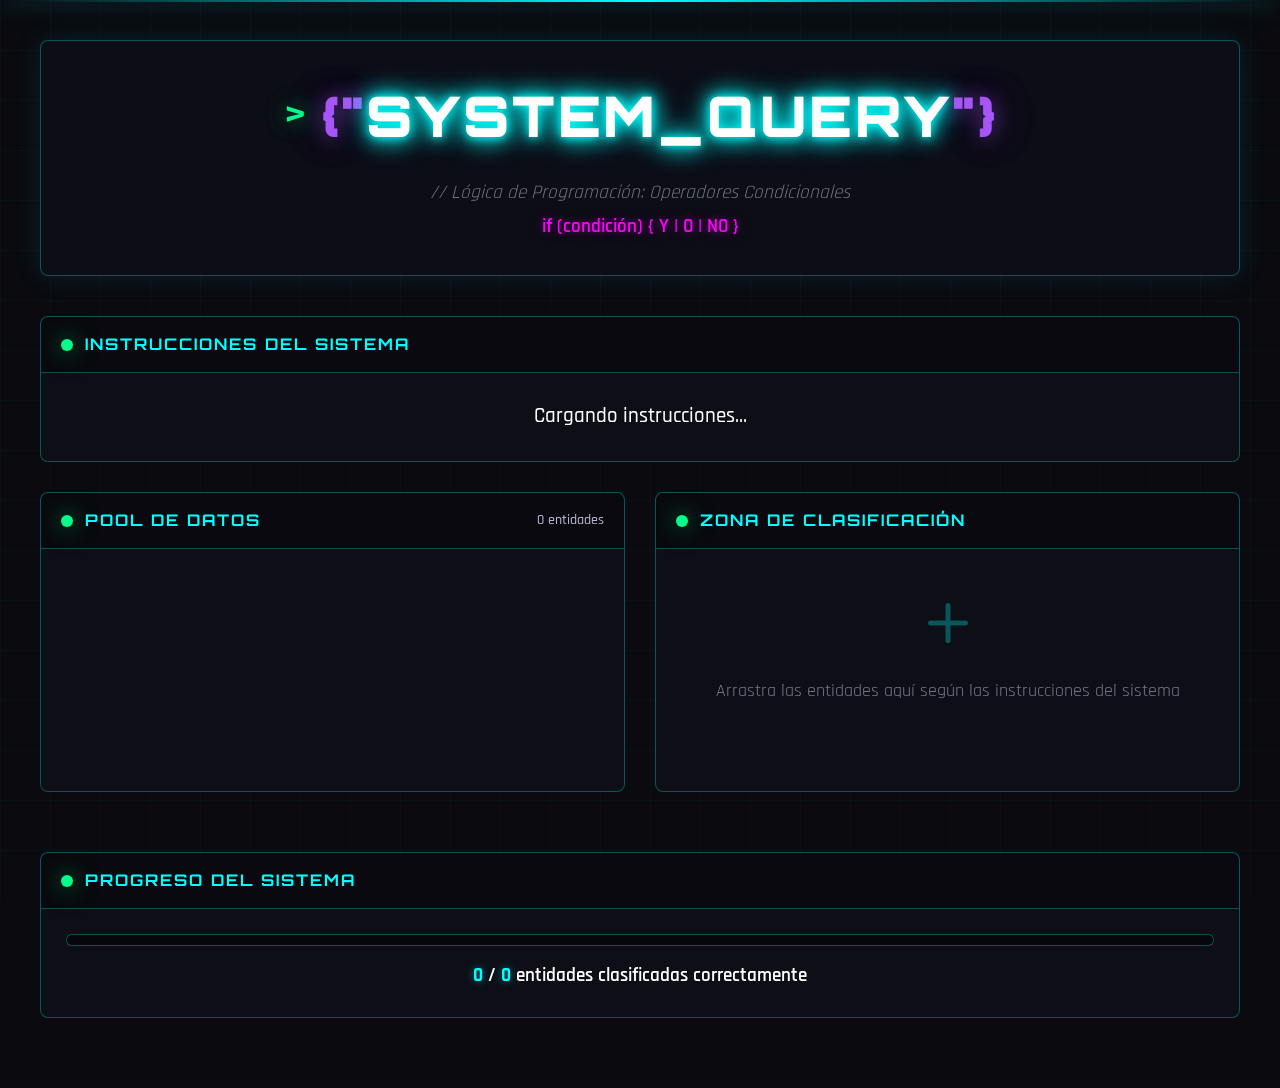
<file: lvl2/index.html>
<!DOCTYPE html>
<html lang="es">
  <head>
    <meta charset="UTF-8" />
    <meta name="viewport" content="width=device-width, initial-scale=1.0" />
    <title>SYSTEM_QUERY.exe - Clasificación de Personas</title>
    <link rel="stylesheet" href="./styles/style.css" />
    <link rel="preconnect" href="https://fonts.googleapis.com">
    <link rel="preconnect" href="https://fonts.gstatic.com" crossorigin>
    <link href="https://fonts.googleapis.com/css2?family=Orbitron:wght@400;700;900&family=Rajdhani:wght@300;400;500;600;700&display=swap" rel="stylesheet">
  </head>
  <body>
    <div class="cyber-grid"></div>
    <div class="scan-line"></div>
    
    <div class="container">
      <header class="header">
        <div class="logo-terminal">
          <span class="terminal-prompt">&gt;</span>
          <h1 class="cyber-title">
            <span class="code-symbol">{"</span>SYSTEM_QUERY<span class="code-symbol">"}</span>
          </h1>
        </div>
        <p class="subtitle">
          <span class="code-comment">// Lógica de Programación: Operadores Condicionales</span>
          <br>
          <span class="code-operator">if (condición) { Y | O | NO }</span>
        </p>
      </header>
      
      <div class="instructions panel-glow">
        <div class="panel-header">
          <span class="status-indicator"></span>
          <span class="panel-title">INSTRUCCIONES DEL SISTEMA</span>
        </div>
        <div class="panel-content">
          <p class="instruction-text">Cargando instrucciones...</p>
        </div>
      </div>

      <div class="main-content">
        <div class="data-pool panel-glow">
          <div class="panel-header">
            <span class="status-indicator"></span>
            <span class="panel-title">POOL DE DATOS</span>
            <span class="data-count" id="dataCount">0 entidades</span>
          </div>
          <div class="person-container" id="personContainer">
            <!-- Las personas se generarán dinámicamente -->
          </div>
        </div>

        <div class="drag-container panel-glow" id="dragArea">
          <div class="panel-header">
            <span class="status-indicator"></span>
            <span class="panel-title">ZONA DE CLASIFICACIÓN</span>
          </div>
          <div class="drop-zone">
            <div class="drop-placeholder">
              <svg class="drop-icon" viewBox="0 0 24 24" fill="none" stroke="currentColor">
                <path d="M12 5v14M5 12h14" stroke-width="2" stroke-linecap="round"/>
              </svg>
              <p class="drop-text">Arrastra las entidades aquí según las instrucciones del sistema</p>
            </div>
          </div>
        </div>
      </div>
      
      <div class="progress panel-glow">
        <div class="progress-header">
          <span class="status-indicator"></span>
          <span class="panel-title">PROGRESO DEL SISTEMA</span>
        </div>
        <div class="progress-content">
          <div class="progress-bar-container">
            <div class="progress-bar" id="progressBar">
              <div class="progress-fill"></div>
            </div>
          </div>
          <p class="progress-text" id="progressText">
            <span class="code-value">0</span> / <span class="code-value">0</span> entidades clasificadas correctamente
          </p>
        </div>
      </div>
    </div>

    <script type="module" src="./scripts/script.js"></script>
  </body>
</html>
</file>
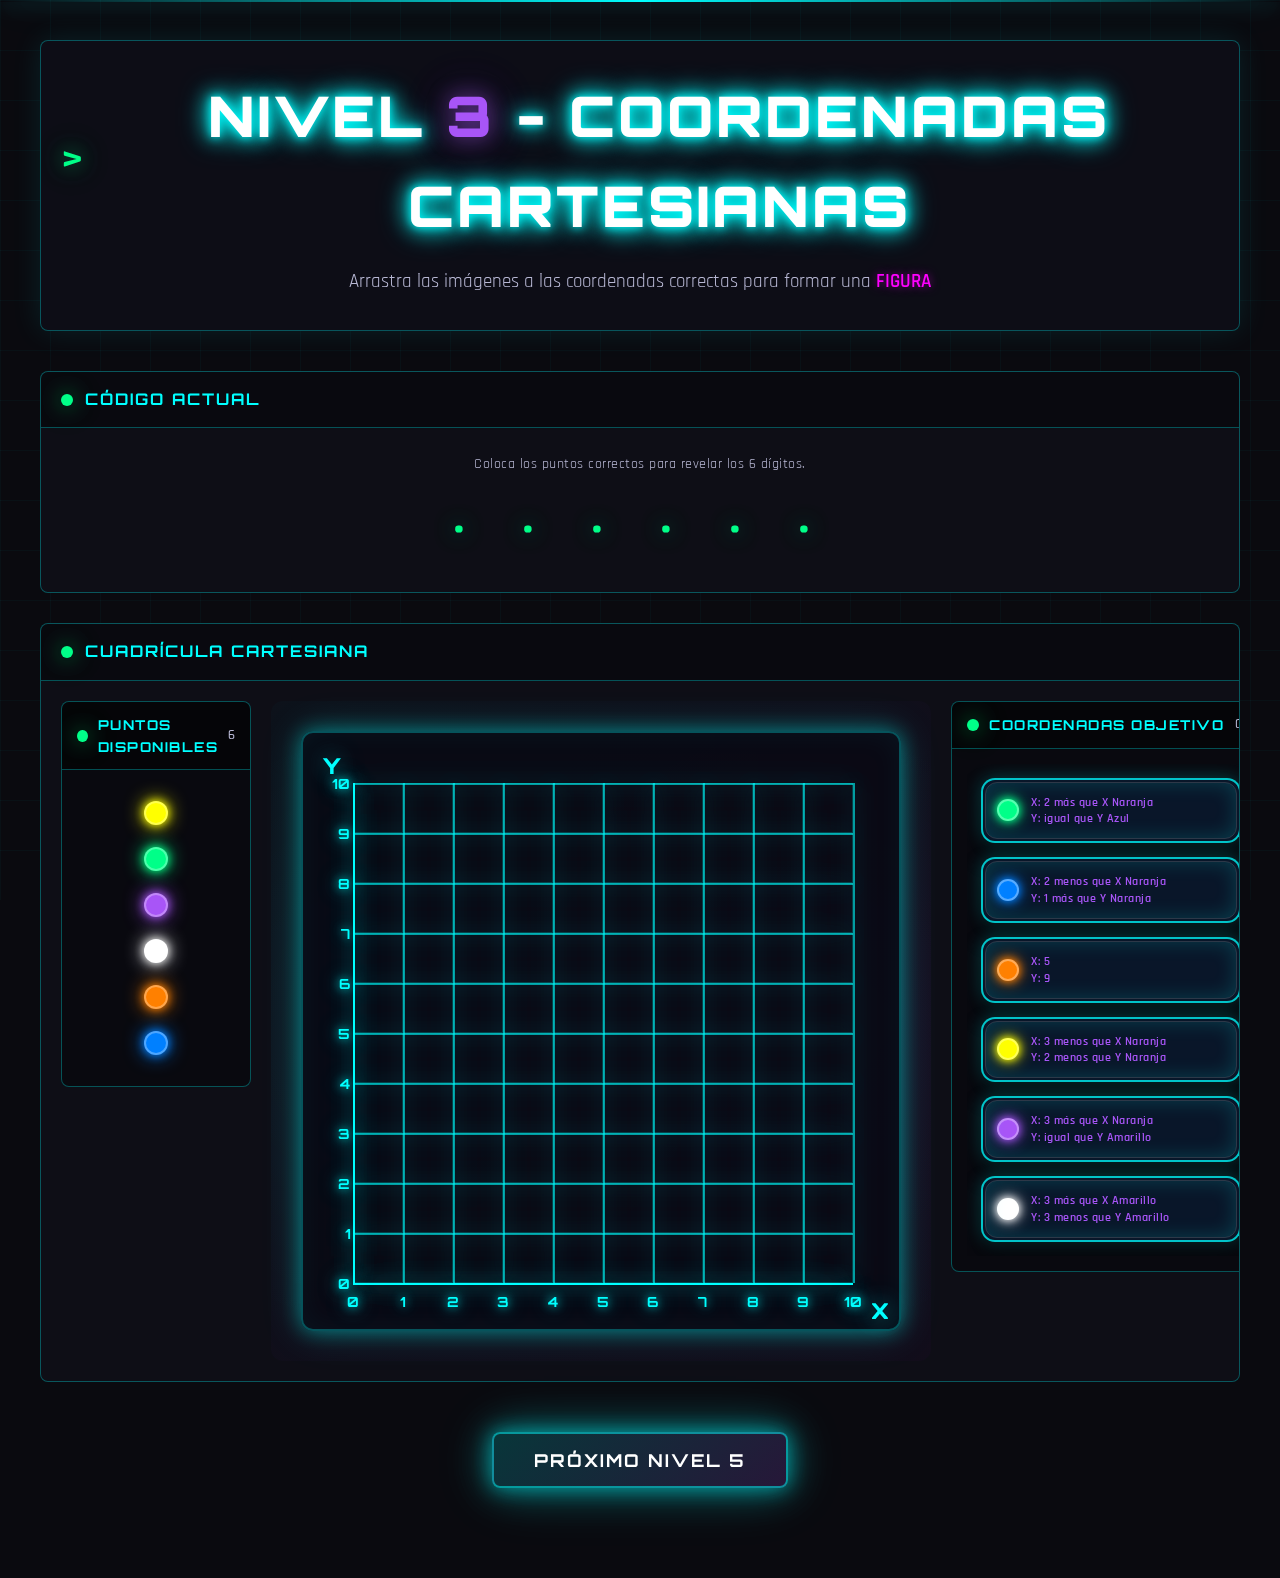
<file: lvl3/index.html>
<!DOCTYPE html>
<html lang="es">
<head>
    <meta charset="UTF-8">
    <meta name="viewport" content="width=device-width, initial-scale=1.0">
    <title>Nivel 3 - Coordenadas Cartesianas</title>
    <link rel="stylesheet" href="styles/style.css">
    <link rel="preconnect" href="https://fonts.googleapis.com">
    <link rel="preconnect" href="https://fonts.gstatic.com" crossorigin>
    <link href="https://fonts.googleapis.com/css2?family=Orbitron:wght@400;700;900&family=Rajdhani:wght@400;500;600;700&display=swap" rel="stylesheet">
</head>
<body>
    <div class="cyber-grid"></div>
    <div class="scan-line"></div>

    <div class="container">
        <header class="header">
            <div class="logo-terminal">
                <span class="terminal-prompt">></span>
                <h1 class="cyber-title">NIVEL <span class="code-symbol">3</span> - COORDENADAS CARTESIANAS</h1>
            </div>
            <p class="subtitle">
                Arrastra las imágenes a las coordenadas correctas para formar una <span class="code-operator">FIGURA</span>
            </p>
        </header>

        <section class="panel-glow code-panel">
            <div class="panel-header">
                <div class="status-indicator"></div>
                <h2 class="panel-title">Código Actual</h2>
            </div>
            <div class="panel-content code-panel-content">
                <p class="code-instruction">Coloca los puntos correctos para revelar los 6 dígitos.</p>
                
                <div id="code-slots" class="code-slots">• • • • • •</div>
            </div>
        </section>

        <!-- Cuadrícula Cartesiana con Paneles Laterales -->
        <div class="panel-glow">
            <div class="panel-header">
                <div class="status-indicator"></div>
                <h2 class="panel-title">Cuadrícula Cartesiana</h2>
            </div>
            <div class="panel-content grid-layout-container">
                <!-- Panel de Puntos (Izquierda) -->
                <div class="side-panel side-panel-left">
                    <div class="side-panel-header">
                        <div class="status-indicator"></div>
                        <h3 class="side-panel-title">Puntos Disponibles</h3>
                        <span class="data-count" id="images-count">6</span>
                    </div>
                    <div class="side-panel-content">
                        <div class="points-container" id="points-container" data-pool="true">
                            <!-- Los puntos se cargarán aquí con JavaScript -->
                        </div>
                    </div>
                </div>

                <!-- Cuadrícula (Centro) -->
                <div class="grid-center-panel">
                    <div id="grid-container" class="grid-container">
                        <!-- La cuadrícula se generará con JavaScript -->
                    </div>
                </div>

                <!-- Panel de Coordenadas (Derecha) -->
                <div class="side-panel side-panel-right">
                    <div class="side-panel-header">
                        <div class="status-indicator"></div>
                        <h3 class="side-panel-title">Coordenadas Objetivo</h3>
                        <span class="data-count" id="coords-count">0/6</span>
                    </div>
                    <div class="side-panel-content">
                        <div id="coordinates-list" class="coordinates-list">
                            <!-- Las coordenadas se mostrarán aquí -->
                        </div>
                    </div>
                </div>
            </div>
        </div>

        <div class="next-level-container">
            <button id="next-level-btn" class="next-level-btn">PRÓXIMO NIVEL 5</button>
        </div>
    </div>

    <div id="level-modal" class="modal-overlay" aria-hidden="true">
        <div class="level-modal-content">
            <div class="level-modal-header">
                <h3 class="level-modal-title">Ingresa el código</h3>
                <button class="level-modal-close" id="level-modal-close" type="button" aria-label="Cerrar">×</button>
            </div>
            <div class="level-modal-body">
                <div class="keyboard-container">
                    <div class="keyboard-display">
                        <input type="text" id="keyboard-input" readonly placeholder="0" />
                    </div>
                    <div class="keyboard-grid">
                        <button class="keyboard-btn num-btn" data-number="1">1</button>
                        <button class="keyboard-btn num-btn" data-number="2">2</button>
                        <button class="keyboard-btn num-btn" data-number="3">3</button>
                        <button class="keyboard-btn num-btn" data-number="4">4</button>
                        <button class="keyboard-btn num-btn" data-number="5">5</button>
                        <button class="keyboard-btn num-btn" data-number="6">6</button>
                        <button class="keyboard-btn num-btn" data-number="7">7</button>
                        <button class="keyboard-btn num-btn" data-number="8">8</button>
                        <button class="keyboard-btn num-btn" data-number="9">9</button>
                        <button class="keyboard-btn delete-btn" data-action="delete">✖</button>
                        <button class="keyboard-btn num-btn" data-number="0">0</button>
                        <button class="keyboard-btn confirm-btn" data-action="confirm">✔</button>
                    </div>
                </div>
            </div>
        </div>
    </div>

    <script src="scripts/script.js"></script>
</body>
</html>
</file>
<file: lvl1/style.css>
* {
  margin: 0;
  padding: 0;
  box-sizing: border-box;
}

@keyframes glow {
  0%, 100% {
    text-shadow: 0 0 10px #00ffff, 0 0 20px #00ffff, 0 0 30px #00ffff;
  }
  50% {
    text-shadow: 0 0 20px #00ffff, 0 0 30px #00ffff, 0 0 40px #00ffff, 0 0 50px #00ffff;
  }
}

@keyframes pulse {
  0%, 100% {
    box-shadow: 0 0 20px rgba(0, 255, 255, 0.5), 0 0 40px rgba(0, 255, 255, 0.3);
  }
  50% {
    box-shadow: 0 0 30px rgba(0, 255, 255, 0.8), 0 0 60px rgba(0, 255, 255, 0.5), 0 0 80px rgba(0, 255, 255, 0.3);
  }
}

@keyframes slideScan {
  0% {
    transform: translateY(-100%);
  }
  100% {
    transform: translateY(100%);
  }
}

@keyframes codeFlicker {
  0%, 100% {
    opacity: 1;
    text-shadow: 0 0 20px #00ff00, 0 0 40px #00ff00, 0 0 60px #00ff00;
  }
  50% {
    opacity: 0.8;
    text-shadow: 0 0 30px #00ff00, 0 0 60px #00ff00, 0 0 90px #00ff00;
  }
}

body {
  font-family: 'Rajdhani', 'Orbitron', monospace;
  background: #0a0a0f;
  min-height: 100vh;
  padding: 20px;
  position: relative;
  overflow-x: hidden;
  color: #00ffff;
}

.grid-background {
  position: fixed;
  top: 0;
  left: 0;
  width: 100%;
  height: 100%;
  background-image: 
    linear-gradient(rgba(0, 255, 255, 0.03) 1px, transparent 1px),
    linear-gradient(90deg, rgba(0, 255, 255, 0.03) 1px, transparent 1px);
  background-size: 50px 50px;
  pointer-events: none;
  z-index: 0;
}

.scanlines {
  position: fixed;
  top: 0;
  left: 0;
  width: 100%;
  height: 100%;
  background: linear-gradient(
    transparent 50%,
    rgba(0, 255, 255, 0.03) 50%
  );
  background-size: 100% 4px;
  pointer-events: none;
  z-index: 1;
  animation: slideScan 8s linear infinite;
}

.level-button {
  position: fixed;
  bottom: 30px;
  right: 30px;
  z-index: 1000;
  padding: 15px 30px;
  background: linear-gradient(135deg, rgba(0, 255, 255, 0.2) 0%, rgba(0, 200, 255, 0.2) 100%);
  color: #00ffff;
  border: 2px solid #00ffff;
  cursor: pointer;
  border-radius: 0;
  font-family: 'Orbitron', monospace;
  font-size: 14px;
  font-weight: 700;
  text-transform: uppercase;
  letter-spacing: 2px;
  transition: all 0.3s ease;
  box-shadow: 
    0 0 20px rgba(0, 255, 255, 0.5),
    inset 0 0 20px rgba(0, 255, 255, 0.1);
  clip-path: polygon(10px 0, 100% 0, 100% calc(100% - 10px), calc(100% - 10px) 100%, 0 100%, 0 10px);
}

.level-button:hover {
  transform: translateY(-2px);
  box-shadow: 
    0 0 40px rgba(0, 255, 255, 0.8),
    0 0 80px rgba(0, 255, 255, 0.5),
    inset 0 0 30px rgba(0, 255, 255, 0.2);
  color: #ffffff;
  text-shadow: 0 0 10px #00ffff;
}

.level-button:active {
  transform: translateY(0);
}

.game-container {
  text-align: center;
  max-width: 1200px;
  margin: 0 auto;
  padding: 20px;
  position: relative;
  z-index: 2;
}

.cyber-title {
  font-family: 'Orbitron', monospace;
  font-size: 36px;
  font-weight: 900;
  color: #00ffff;
  text-transform: uppercase;
  letter-spacing: 4px;
  margin-bottom: 30px;
  text-shadow: 
    0 0 10px #00ffff,
    0 0 20px #00ffff,
    0 0 30px #00ffff,
    0 0 40px #00ffff;
  animation: glow 2s ease-in-out infinite;
}

.cyber-subtitle {
  font-family: 'Rajdhani', monospace;
  font-size: 20px;
  font-weight: 600;
  color: #ff00ff;
  text-transform: uppercase;
  letter-spacing: 2px;
  margin: 30px 0;
  text-shadow: 
    0 0 10px rgba(255, 0, 255, 0.5),
    0 0 20px rgba(255, 0, 255, 0.3);
}

.problems-container {
  margin-bottom: 30px;
}

.neon-text {
  color: #00ffff;
  text-shadow: 
    0 0 10px rgba(0, 255, 255, 0.5),
    0 0 20px rgba(0, 255, 255, 0.3);
  font-weight: 600;
  font-size: clamp(1rem, 2vw, 1.3rem);
  line-height: 1.8;
}

.cards-container {
  display: flex;
  justify-content: center;
  align-items: center;
  margin-bottom: 30px;
  margin-top: 40px;
  flex-wrap: wrap;
  gap: 20px;
}

.card {
  background: linear-gradient(135deg, rgba(0, 255, 255, 0.1) 0%, rgba(255, 0, 255, 0.1) 100%);
  padding: 20px 30px;
  border-radius: 0;
  cursor: grab;
  min-width: 140px;
  text-align: center;
  font-size: 24px;
  font-weight: 700;
  font-family: 'Orbitron', monospace;
  color: #00ffff;
  border: 2px solid #00ffff;
  box-shadow: 
    0 0 20px rgba(0, 255, 255, 0.5),
    inset 0 0 20px rgba(0, 255, 255, 0.1);
  position: relative;
  transition: all 0.3s ease;
  text-transform: uppercase;
  letter-spacing: 2px;
  clip-path: polygon(10px 0, 100% 0, 100% calc(100% - 10px), calc(100% - 10px) 100%, 0 100%, 0 10px);
}

.card::before {
  content: '';
  position: absolute;
  top: -2px;
  left: -2px;
  right: -2px;
  bottom: -2px;
  background: linear-gradient(45deg, #00ffff, #ff00ff, #a855f7, #ff00ff);
  z-index: -1;
  opacity: 0;
  transition: opacity 0.3s ease;
}

.card:hover {
  transform: translateY(-5px) scale(1.05);
  box-shadow: 
    0 0 30px rgba(0, 255, 255, 0.8),
    0 0 60px rgba(0, 255, 255, 0.5),
    inset 0 0 30px rgba(0, 255, 255, 0.2);
  color: #ffffff;
  text-shadow: 
    0 0 10px #00ffff,
    0 0 20px #00ffff;
}

.card:hover::before {
  opacity: 1;
  animation: pulse 1s ease-in-out infinite;
}

.order-container {
  display: flex;
  justify-content: center;
  align-items: center;
  margin-top: 30px;
  gap: 20px;
  flex-wrap: wrap;
}

.drop-zone {
  width: 160px;
  height: 190px;
  border: 3px dashed rgba(0, 255, 255, 0.3);
  display: flex;
  justify-content: center;
  align-items: center;
  background: rgba(0, 255, 255, 0.02);
  min-height: 190px;
  border-radius: 0;
  position: relative;
  transition: all 0.3s ease;
  clip-path: polygon(15px 0, 100% 0, 100% calc(100% - 15px), calc(100% - 15px) 100%, 0 100%, 0 15px);
}

.drop-zone::before {
  content: '';
  position: absolute;
  top: 0;
  left: 0;
  right: 0;
  bottom: 0;
  border: 2px solid transparent;
  background: linear-gradient(45deg, #00ffff, #ff00ff) border-box;
  -webkit-mask: linear-gradient(#fff 0 0) padding-box, linear-gradient(#fff 0 0);
  -webkit-mask-composite: destination-out;
  mask: linear-gradient(#fff 0 0) padding-box, linear-gradient(#fff 0 0);
  mask-composite: exclude;
  opacity: 0;
  transition: opacity 0.3s ease;
}

.drop-zone.drag-over {
  border-color: #00ff88;
  background: rgba(0, 255, 136, 0.1);
  box-shadow: 
    0 0 30px rgba(0, 255, 136, 0.8),
    inset 0 0 30px rgba(0, 255, 136, 0.2);
  animation: pulse 0.5s ease-in-out infinite;
}

.drop-zone.drag-over::before {
  opacity: 1;
}

.cyber-button {
  margin-top: 30px;
  padding: 15px 40px;
  background: linear-gradient(135deg, rgba(0, 255, 255, 0.2) 0%, rgba(255, 0, 255, 0.2) 100%);
  color: #00ffff;
  border: 2px solid #00ffff;
  cursor: pointer;
  border-radius: 0;
  font-family: 'Orbitron', monospace;
  font-size: 16px;
  font-weight: 700;
  text-transform: uppercase;
  letter-spacing: 3px;
  position: relative;
  overflow: hidden;
  transition: all 0.3s ease;
  box-shadow: 
    0 0 20px rgba(0, 255, 255, 0.5),
    inset 0 0 20px rgba(0, 255, 255, 0.1);
  clip-path: polygon(10px 0, 100% 0, 100% calc(100% - 10px), calc(100% - 10px) 100%, 0 100%, 0 10px);
}

.button-text {
  position: relative;
  z-index: 2;
  text-shadow: 0 0 10px #00ffff;
}

.button-glow {
  position: absolute;
  top: 50%;
  left: 50%;
  width: 0;
  height: 0;
  border-radius: 50%;
  background: radial-gradient(circle, rgba(0, 255, 255, 0.5) 0%, transparent 70%);
  transform: translate(-50%, -50%);
  transition: width 0.6s ease, height 0.6s ease;
}

.cyber-button:hover {
  transform: translateY(-2px);
  box-shadow: 
    0 0 40px rgba(0, 255, 255, 0.8),
    0 0 80px rgba(0, 255, 255, 0.5),
    inset 0 0 30px rgba(0, 255, 255, 0.2);
  color: #ffffff;
}

.cyber-button:hover .button-glow {
  width: 300px;
  height: 300px;
}

.cyber-button:active {
  transform: translateY(0);
}

.buttons-container {
  display: flex;
  gap: 20px;
  justify-content: center;
  margin-top: 30px;
  flex-wrap: wrap;
}

.new-problem-btn {
  background: linear-gradient(135deg, rgba(255, 0, 255, 0.2) 0%, rgba(0, 255, 255, 0.2) 100%);
  border-color: #ff00ff;
}

.new-problem-btn:hover {
  box-shadow: 
    0 0 40px rgba(255, 0, 255, 0.8),
    0 0 80px rgba(255, 0, 255, 0.5),
    inset 0 0 30px rgba(255, 0, 255, 0.2);
}

.result-text {
  margin-top: 25px;
  font-size: 20px;
  font-weight: 600;
  font-family: 'Rajdhani', monospace;
  color: #00ff88;
  text-shadow: 0 0 10px rgba(0, 255, 136, 0.5);
  text-transform: uppercase;
  letter-spacing: 2px;
}

/* Panel Glow - Card de Instrucciones */
.panel-glow {
  background: rgba(15, 15, 26, 0.7);
  border: 1px solid rgba(0, 255, 255, 0.3);
  border-radius: 8px;
  backdrop-filter: blur(10px);
  margin-bottom: 30px;
  transition: all 0.3s ease;
  position: relative;
  overflow: hidden;
}

.panel-glow::before {
  content: '';
  position: absolute;
  top: 0;
  left: -100%;
  width: 100%;
  height: 100%;
  background: linear-gradient(
    90deg,
    transparent,
    rgba(0, 255, 255, 0.1),
    transparent
  );
  transition: left 0.5s ease;
}

.panel-glow:hover::before {
  left: 100%;
}

.panel-glow:hover {
  border-color: #00ffff;
  box-shadow: 
    0 0 20px rgba(0, 255, 255, 0.5),
    0 0 40px rgba(0, 255, 255, 0.3),
    0 0 60px rgba(0, 255, 255, 0.2);
}

.panel-header {
  display: flex;
  align-items: center;
  gap: 12px;
  padding: 15px 20px;
  background: rgba(0, 0, 0, 0.3);
  border-bottom: 1px solid rgba(0, 255, 255, 0.3);
}

.status-indicator {
  width: 12px;
  height: 12px;
  border-radius: 50%;
  background: #00ff88;
  box-shadow: 
    0 0 20px rgba(0, 255, 136, 0.5),
    0 0 40px rgba(0, 255, 136, 0.3),
    0 0 60px rgba(0, 255, 136, 0.2);
  animation: statusPulse 2s infinite;
}

@keyframes statusPulse {
  0%, 100% {
    opacity: 1;
    transform: scale(1);
  }
  50% {
    opacity: 0.5;
    transform: scale(1.2);
  }
}

.panel-title {
  font-family: 'Orbitron', monospace;
  font-size: clamp(0.85rem, 1.5vw, 1rem);
  font-weight: 700;
  color: #00ffff;
  text-transform: uppercase;
  letter-spacing: 2px;
  flex: 1;
}

.panel-content {
  padding: 25px;
}

/* Instrucciones */
.instructions {
  margin-bottom: 30px;
}

.instruction-text {
  font-size: clamp(1rem, 2vw, 1.3rem);
  color: #ffffff;
  font-weight: 500;
  line-height: 1.8;
  text-align: center;
}

.instruction-text strong {
  color: #ff00ff;
  text-shadow: 0 0 10px rgba(255, 0, 255, 0.5);
  font-weight: 700;
}

.modal {
  display: none;
  position: fixed;
  z-index: 10000;
  left: 0;
  top: 0;
  width: 100%;
  height: 100%;
  background-color: rgba(0, 0, 0, 0.9);
  backdrop-filter: blur(5px);
}

.cyber-modal {
  background: linear-gradient(135deg, rgba(0, 0, 0, 0.95) 0%, rgba(26, 0, 51, 0.95) 100%);
  margin: 10% auto;
  padding: 0;
  border: 3px solid #00ffff;
  border-radius: 0;
  width: 90%;
  max-width: 500px;
  text-align: center;
  position: relative;
  box-shadow: 
    0 0 50px rgba(0, 255, 255, 0.8),
    inset 0 0 50px rgba(0, 255, 255, 0.1);
  clip-path: polygon(20px 0, 100% 0, 100% calc(100% - 20px), calc(100% - 20px) 100%, 0 100%, 0 20px);
  animation: pulse 2s ease-in-out infinite;
}

.modal-header {
  padding: 15px;
  border-bottom: 2px solid #00ffff;
  background: rgba(0, 255, 255, 0.05);
  position: relative;
  z-index: 1;
}

.close {
  color: #00ffff;
  float: right;
  font-size: 32px;
  font-weight: bold;
  cursor: pointer;
  transition: all 0.3s ease;
  text-shadow: 0 0 10px #00ffff;
  line-height: 1;
}

.close:hover {
  color: #ff00ff;
  text-shadow: 0 0 20px rgba(255, 0, 255, 0.5);
  transform: scale(1.2);
}

.modal-body {
  padding: 40px 30px;
  position: relative;
  z-index: 1;
}

.modal-title {
  font-family: 'Orbitron', monospace;
  font-size: 32px;
  font-weight: 900;
  color: #00ff00;
  margin-bottom: 20px;
  text-transform: uppercase;
  letter-spacing: 3px;
  text-shadow: 
    0 0 20px #00ff00,
    0 0 40px #00ff00,
    0 0 60px #00ff00;
  animation: glow 2s ease-in-out infinite;
}

.modal-message {
  font-size: 20px;
  color: #00ffff;
  margin: 20px 0;
  font-weight: 600;
  text-shadow: 0 0 10px #00ffff;
}

.code-container {
  margin: 30px 0;
  padding: 20px;
  background: rgba(0, 255, 0, 0.05);
  border: 2px solid #00ff00;
  position: relative;
}

.code-label {
  display: block;
  font-family: 'Orbitron', monospace;
  font-size: 14px;
  color: #00ff00;
  text-transform: uppercase;
  letter-spacing: 2px;
  margin-bottom: 10px;
  text-shadow: 0 0 10px #00ff00;
}

.neon-code {
  font-family: 'Orbitron', monospace;
  font-size: 48px;
  font-weight: 900;
  color: #00ff00;
  margin-top: 15px;
  text-shadow: 
    0 0 20px #00ff00,
    0 0 40px #00ff00,
    0 0 60px #00ff00,
    0 0 80px #00ff00;
  animation: codeFlicker 1.5s ease-in-out infinite;
  letter-spacing: 8px;
}

.success-indicator {
  margin-top: 30px;
  height: 4px;
  background: rgba(0, 255, 0, 0.2);
  position: relative;
  overflow: hidden;
}

.success-bar {
  height: 100%;
  width: 100%;
  background: linear-gradient(90deg, #00ff00, #00ffff, #00ff00);
  box-shadow: 0 0 20px #00ff00;
  animation: slideScan 2s linear infinite;
}

.level-modal-content {
  background: linear-gradient(135deg, rgba(0, 0, 0, 0.95) 0%, rgba(26, 0, 51, 0.95) 100%);
  margin: 10% auto;
  padding: 0;
  border: 3px solid #00ffff;
  border-radius: 0;
  width: 90%;
  max-width: 500px;
  text-align: center;
  position: relative;
  box-shadow: 
    0 0 50px rgba(0, 255, 255, 0.8),
    inset 0 0 50px rgba(0, 255, 255, 0.1);
  clip-path: polygon(20px 0, 100% 0, 100% calc(100% - 20px), calc(100% - 20px) 100%, 0 100%, 0 20px);
  animation: pulse 2s ease-in-out infinite;
  overflow: hidden;
}

.level-modal-background {
  position: absolute;
  top: 0;
  left: 0;
  width: 100%;
  height: 100%;
  z-index: 0;
  opacity: 0.3;
}

.level-background-img {
  width: 100%;
  height: 100%;
  object-fit: cover;
  filter: blur(2px);
}

.code-image-wrapper {
  position: relative;
  display: inline-block;
  width: 100%;
  max-width: 400px;
}

.level-code-img {
  width: 100%;
  max-width: 400px;
  height: auto;
  margin-bottom: 20px;
  filter: drop-shadow(0 0 20px rgba(0, 255, 255, 0.8));
  animation: pulse 2s ease-in-out infinite;
  position: relative;
  z-index: 1;
  display: block;
  pointer-events: none;
}

.clickable-area {
  position: absolute;
  width: 80px;
  height: 80px;
  background: transparent;
  cursor: pointer;
  z-index: 10;
  border-radius: 50%;
  border: 2px solid transparent;
}

.clickable-area:hover {
  border-color: rgba(0, 255, 255, 0.3);
  background: rgba(0, 255, 255, 0.1);
}

.clickable-area:active {
  background: rgba(0, 255, 255, 0.2);
}

.level-code-text {
  position: absolute;
  top: 50%;
  left: 50%;
  transform: translate(-50%, -50%);
  z-index: 4;
  pointer-events: none;
}

.level-code-display {
  font-family: 'Orbitron', monospace;
  font-size: 64px;
  font-weight: 900;
  color: #a855f7;
  text-shadow: 
    0 0 20px rgba(168, 85, 247, 0.5),
    0 0 40px rgba(168, 85, 247, 0.3),
    0 0 60px rgba(168, 85, 247, 0.2),
    0 0 80px rgba(168, 85, 247, 0.1);
  animation: codeFlicker 1.5s ease-in-out infinite;
  letter-spacing: 12px;
  text-align: center;
  margin: 0;
}

#level-modal .close {
  color: #00ffff;
  float: right;
  font-size: 32px;
  font-weight: bold;
  cursor: pointer;
  transition: all 0.3s ease;
  text-shadow: 0 0 10px #00ffff;
  line-height: 1;
}

/* Estilos para el teclado numérico */
.keyboard-container {
  display: flex;
  flex-direction: column;
  align-items: center;
  justify-content: center;
  width: 100%;
  max-width: 280px;
  margin: 0 auto;
  padding: 15px;
}

.keyboard-display {
  width: 100%;
  margin-bottom: 20px;
}

#keyboard-input {
  width: 100%;
  padding: 12px;
  font-size: 32px;
  font-family: 'Orbitron', monospace;
  font-weight: 900;
  text-align: center;
  background: rgba(0, 0, 0, 0.7);
  border: 2px solid #00ffff;
  border-radius: 10px;
  color: #00ffff;
  text-shadow: 
    0 0 10px #00ffff,
    0 0 20px #00ffff;
  box-shadow: 
    0 0 20px rgba(0, 255, 255, 0.5),
    inset 0 0 20px rgba(0, 255, 255, 0.1);
  outline: none;
  letter-spacing: 6px;
}

#keyboard-input::placeholder {
  color: rgba(0, 255, 255, 0.3);
}

.keyboard-grid {
  display: grid;
  grid-template-columns: repeat(3, 1fr);
  gap: 10px;
  width: 100%;
}

.keyboard-btn {
  aspect-ratio: 1;
  font-size: 22px;
  font-weight: 700;
  font-family: 'Orbitron', monospace;
  border: none;
  border-radius: 10px;
  cursor: pointer;
  transition: all 0.3s ease;
  box-shadow: 
    0 4px 15px rgba(0, 0, 0, 0.3),
    inset 0 2px 5px rgba(255, 255, 255, 0.1);
  position: relative;
  overflow: hidden;
  color: #ffffff;
  text-shadow: 0 2px 4px rgba(0, 0, 0, 0.5);
}

.keyboard-btn::before {
  content: '';
  position: absolute;
  top: 50%;
  left: 50%;
  width: 0;
  height: 0;
  border-radius: 50%;
  background: rgba(255, 255, 255, 0.3);
  transform: translate(-50%, -50%);
  transition: width 0.4s ease, height 0.4s ease;
}

.keyboard-btn:active::before {
  width: 300px;
  height: 300px;
}

.keyboard-btn:active {
  transform: scale(0.95);
}

.num-btn {
  background: linear-gradient(135deg, rgba(0, 255, 255, 0.2) 0%, rgba(0, 200, 255, 0.3) 100%);
  border: 2px solid #00ffff;
  color: #00ffff;
}

.num-btn:hover {
  background: linear-gradient(135deg, rgba(0, 255, 255, 0.4) 0%, rgba(0, 200, 255, 0.5) 100%);
  box-shadow: 
    0 0 25px rgba(0, 255, 255, 0.8),
    0 0 50px rgba(0, 255, 255, 0.5),
    inset 0 0 20px rgba(0, 255, 255, 0.2);
  transform: translateY(-3px);
  text-shadow: 
    0 0 10px #00ffff,
    0 0 20px #00ffff;
}

.delete-btn {
  background: linear-gradient(135deg, rgba(255, 0, 0, 0.3) 0%, rgba(200, 0, 0, 0.4) 100%);
  border: 2px solid #ff0000;
  color: #ff0000;
}

.delete-btn:hover {
  background: linear-gradient(135deg, rgba(255, 0, 0, 0.5) 0%, rgba(200, 0, 0, 0.6) 100%);
  box-shadow: 
    0 0 25px rgba(255, 0, 0, 0.8),
    0 0 50px rgba(255, 0, 0, 0.5),
    inset 0 0 20px rgba(255, 0, 0, 0.2);
  transform: translateY(-3px);
  text-shadow: 
    0 0 10px #ff0000,
    0 0 20px #ff0000;
}

.confirm-btn {
  background: linear-gradient(135deg, rgba(0, 255, 0, 0.3) 0%, rgba(0, 200, 0, 0.4) 100%);
  border: 2px solid #00ff00;
  color: #00ff00;
}

.confirm-btn:hover {
  background: linear-gradient(135deg, rgba(0, 255, 0, 0.5) 0%, rgba(0, 200, 0, 0.6) 100%);
  box-shadow: 
    0 0 25px rgba(0, 255, 0, 0.8),
    0 0 50px rgba(0, 255, 0, 0.5),
    inset 0 0 20px rgba(0, 255, 0, 0.2);
  transform: translateY(-3px);
  text-shadow: 
    0 0 10px #00ff00,
    0 0 20px #00ff00;
}

/* Responsive para móviles */
@media (max-width: 768px) {
  .keyboard-container {
    max-width: 100%;
    padding: 12px;
  }

  #keyboard-input {
    font-size: 28px;
    padding: 10px;
    letter-spacing: 4px;
  }

  .keyboard-grid {
    gap: 8px;
  }

  .keyboard-btn {
    font-size: 18px;
    border-radius: 8px;
  }
}

@media (max-width: 480px) {
  .keyboard-container {
    padding: 10px;
  }

  #keyboard-input {
    font-size: 24px;
    padding: 8px;
    letter-spacing: 2px;
  }

  .keyboard-grid {
    gap: 6px;
  }

  .keyboard-btn {
    font-size: 16px;
    border-radius: 8px;
  }
}
</file>
<file: lvl2/styles/style.css>
/* ============================================
   CYBERPUNK FUTURISTA - SISTEMA DE CLASIFICACIÓN
   ============================================ */

/* Variables CSS - Colores Cyberpunk */
:root {
  --cyber-bg: #0a0a0f;
  --cyber-dark: #050508;
  --cyber-surface: #0f0f1a;
  --cyber-surface-light: #1a1a2e;
  
  --neon-cyan: #00ffff;
  --neon-magenta: #ff00ff;
  --neon-purple: #a855f7;
  --neon-green: #00ff88;
  --neon-blue: #0080ff;
  --neon-pink: #ff0080;
  
  --glow-cyan: 0 0 20px rgba(0, 255, 255, 0.5),
               0 0 40px rgba(0, 255, 255, 0.3),
               0 0 60px rgba(0, 255, 255, 0.2);
  --glow-magenta: 0 0 20px rgba(255, 0, 255, 0.5),
                  0 0 40px rgba(255, 0, 255, 0.3),
                  0 0 60px rgba(255, 0, 255, 0.2);
  --glow-purple: 0 0 20px rgba(168, 85, 247, 0.5),
                 0 0 40px rgba(168, 85, 247, 0.3),
                 0 0 60px rgba(168, 85, 247, 0.2);
  --glow-green: 0 0 20px rgba(0, 255, 136, 0.5),
                0 0 40px rgba(0, 255, 136, 0.3),
                0 0 60px rgba(0, 255, 136, 0.2);
  
  --text-primary: #ffffff;
  --text-secondary: #b8b8d4;
  --text-accent: var(--neon-cyan);
  
  --border-thin: 1px solid rgba(0, 255, 255, 0.3);
  --border-medium: 2px solid rgba(0, 255, 255, 0.5);
  --border-thick: 3px solid var(--neon-cyan);
}

/* Reset y Base */
* {
  margin: 0;
  padding: 0;
  box-sizing: border-box;
}

html {
  scroll-behavior: smooth;
}

body {
  font-family: 'Rajdhani', 'Courier New', monospace;
  background: var(--cyber-bg);
  color: var(--text-primary);
  min-height: 100vh;
  position: relative;
  overflow-x: hidden;
  padding: 20px;
  line-height: 1.6;
}

/* Fondo Cyberpunk Grid */
.cyber-grid {
  position: fixed;
  top: 0;
  left: 0;
  width: 100%;
  height: 100%;
  background-image: 
    linear-gradient(rgba(0, 255, 255, 0.03) 1px, transparent 1px),
    linear-gradient(90deg, rgba(0, 255, 255, 0.03) 1px, transparent 1px);
  background-size: 50px 50px;
  pointer-events: none;
  z-index: 0;
  animation: gridMove 20s linear infinite;
}

@keyframes gridMove {
  0% {
    transform: translate(0, 0);
  }
  100% {
    transform: translate(50px, 50px);
  }
}

/* Scan Line Effect */
.scan-line {
  position: fixed;
  top: 0;
  left: 0;
  width: 100%;
  height: 2px;
  background: linear-gradient(
    90deg,
    transparent,
    var(--neon-cyan),
    transparent
  );
  box-shadow: var(--glow-cyan);
  animation: scanLine 3s linear infinite;
  z-index: 1000;
  pointer-events: none;
}

@keyframes scanLine {
  0% {
    top: 0;
    opacity: 0;
  }
  10% {
    opacity: 1;
  }
  90% {
    opacity: 1;
  }
  100% {
    top: 100%;
    opacity: 0;
  }
}

/* Container Principal */
.container {
  max-width: 1600px;
  margin: 0 auto;
  position: relative;
  z-index: 1;
  padding: 20px;
}

/* Header */
.header {
  text-align: center;
  margin-bottom: 40px;
  padding: 30px 20px;
  background: rgba(15, 15, 26, 0.6);
  border: var(--border-thin);
  border-radius: 8px;
  backdrop-filter: blur(10px);
  box-shadow: 0 0 30px rgba(0, 255, 255, 0.1);
}

.logo-terminal {
  display: flex;
  align-items: center;
  justify-content: center;
  gap: 15px;
  margin-bottom: 15px;
}

.terminal-prompt {
  color: var(--neon-green);
  font-size: 2.5rem;
  font-weight: 900;
  text-shadow: var(--glow-green);
  animation: blink 1s infinite;
}

@keyframes blink {
  0%, 49% { opacity: 1; }
  50%, 100% { opacity: 0.3; }
}

.cyber-title {
  font-family: 'Orbitron', monospace;
  font-size: clamp(2rem, 5vw, 3.5rem);
  font-weight: 900;
  color: var(--text-primary);
  text-shadow: 
    0 0 10px var(--neon-cyan),
    0 0 20px var(--neon-cyan),
    0 0 30px var(--neon-cyan);
  letter-spacing: 3px;
  margin: 0;
}

.code-symbol {
  color: var(--neon-purple);
  text-shadow: var(--glow-purple);
}

.subtitle {
  font-size: clamp(0.9rem, 2vw, 1.2rem);
  color: var(--text-secondary);
  margin-top: 15px;
  line-height: 1.8;
}

.code-comment {
  color: #6b7280;
  font-style: italic;
}

.code-operator {
  color: var(--neon-magenta);
  font-weight: 600;
  text-shadow: 0 0 10px rgba(255, 0, 255, 0.5);
}

/* Paneles con Efecto Glow */
.panel-glow {
  background: rgba(15, 15, 26, 0.7);
  border: var(--border-thin);
  border-radius: 8px;
  backdrop-filter: blur(10px);
  margin-bottom: 30px;
  transition: all 0.3s ease;
  position: relative;
  overflow: hidden;
}

.panel-glow::before {
  content: '';
  position: absolute;
  top: 0;
  left: -100%;
  width: 100%;
  height: 100%;
  background: linear-gradient(
    90deg,
    transparent,
    rgba(0, 255, 255, 0.1),
    transparent
  );
  transition: left 0.5s ease;
}

.panel-glow:hover::before {
  left: 100%;
}

.panel-glow:hover {
  border-color: var(--neon-cyan);
  box-shadow: var(--glow-cyan);
}

.panel-header {
  display: flex;
  align-items: center;
  gap: 12px;
  padding: 15px 20px;
  background: rgba(0, 0, 0, 0.3);
  border-bottom: var(--border-thin);
}

.status-indicator {
  width: 12px;
  height: 12px;
  border-radius: 50%;
  background: var(--neon-green);
  box-shadow: var(--glow-green);
  animation: pulse 2s infinite;
}

@keyframes pulse {
  0%, 100% {
    opacity: 1;
    transform: scale(1);
  }
  50% {
    opacity: 0.5;
    transform: scale(1.2);
  }
}

.panel-title {
  font-family: 'Orbitron', monospace;
  font-size: clamp(0.85rem, 1.5vw, 1rem);
  font-weight: 700;
  color: var(--neon-cyan);
  text-transform: uppercase;
  letter-spacing: 2px;
  flex: 1;
}

.data-count {
  font-size: 0.85rem;
  color: var(--text-secondary);
  font-weight: 500;
}

.panel-content {
  padding: 25px;
}

/* Instrucciones */
.instructions {
  margin-bottom: 30px;
}

.instruction-text {
  font-size: clamp(1rem, 2vw, 1.3rem);
  color: var(--text-primary);
  font-weight: 500;
  line-height: 1.8;
  text-align: center;
}

.instruction-text strong {
  color: var(--neon-magenta);
  text-shadow: 0 0 10px rgba(255, 0, 255, 0.5);
  font-weight: 700;
}

/* Main Content Grid */
.main-content {
  display: grid;
  grid-template-columns: 1fr 1fr;
  gap: 30px;
  margin-bottom: 30px;
}

/* Data Pool */
.data-pool {
  min-height: 300px;
}

.person-container {
  display: grid;
  grid-template-columns: repeat(auto-fill, minmax(120px, 1fr));
  gap: 20px;
  padding: 25px;
  min-height: 200px;
}

/* Person Cards */
.person {
  width: 100%;
  aspect-ratio: 1;
  background: var(--cyber-surface-light);
  border: var(--border-medium);
  border-radius: 8px;
  display: flex;
  justify-content: center;
  align-items: center;
  cursor: grab;
  user-select: none;
  transition: all 0.3s cubic-bezier(0.4, 0, 0.2, 1);
  overflow: hidden;
  position: relative;
  box-shadow: 0 4px 15px rgba(0, 0, 0, 0.3);
}

.person::before {
  content: '';
  position: absolute;
  top: 0;
  left: 0;
  right: 0;
  bottom: 0;
  border-radius: 8px;
  padding: 3px;
  background: linear-gradient(
    135deg,
    var(--neon-cyan),
    var(--neon-purple),
    var(--neon-magenta)
  );
  -webkit-mask: linear-gradient(#fff 0 0) content-box,
                linear-gradient(#fff 0 0);
  -webkit-mask-composite: xor;
  mask-composite: exclude;
  opacity: 0;
  transition: opacity 0.3s ease;
}

.person:hover {
  transform: translateY(-8px) scale(1.05);
  border-color: var(--neon-cyan);
  box-shadow: var(--glow-cyan);
  z-index: 10;
}

.person:hover::before {
  opacity: 1;
}

.person:active {
  cursor: grabbing;
  transform: translateY(-5px) scale(1.02);
}

.person img {
  width: 100%;
  height: 100%;
  object-fit: cover;
  border-radius: 6px;
  filter: brightness(0.9) contrast(1.1);
  transition: filter 0.3s ease;
}

.person:hover img {
  filter: brightness(1.1) contrast(1.2);
}

/* Drag Container */
.drag-container {
  min-height: 300px;
}

.drag-container.accept {
  border-color: var(--neon-green);
  box-shadow: var(--glow-green);
}

.drag-container.accept .status-indicator {
  background: var(--neon-green);
  box-shadow: var(--glow-green);
}

.drag-container.reject {
  border-color: var(--neon-pink);
  box-shadow: 0 0 20px rgba(255, 0, 128, 0.5),
              0 0 40px rgba(255, 0, 128, 0.3);
}

.drag-container.reject .status-indicator {
  background: var(--neon-pink);
  box-shadow: 0 0 15px rgba(255, 0, 128, 0.8);
}

.drop-zone {
  padding: 25px;
  min-height: 200px;
  display: flex;
  align-items: center;
  justify-content: center;
  flex-wrap: wrap;
  gap: 15px;
}

.drop-zone:has(.person) {
  align-items: flex-start;
  justify-content: flex-start;
}

.drop-placeholder {
  text-align: center;
  opacity: 0.6;
  transition: opacity 0.3s ease;
  width: 100%;
}

.drop-zone:has(.person) .drop-placeholder {
  display: none;
}

.drop-icon {
  width: 60px;
  height: 60px;
  margin: 0 auto 15px;
  color: var(--neon-cyan);
  opacity: 0.5;
  animation: float 3s ease-in-out infinite;
}

@keyframes float {
  0%, 100% {
    transform: translateY(0);
  }
  50% {
    transform: translateY(-10px);
  }
}

.drop-text {
  font-size: clamp(0.9rem, 1.5vw, 1.1rem);
  color: var(--text-secondary);
  font-weight: 400;
}

.drag-container .person,
.drop-zone .person {
  cursor: default;
  width: 120px;
  height: 120px;
  flex-shrink: 0;
}

.drag-container .person:hover,
.drop-zone .person:hover {
  transform: scale(1.1);
  z-index: 10;
}

@media (max-width: 480px) {
  .drop-zone .person {
    width: 100px;
    height: 100px;
  }
}

@media (max-width: 360px) {
  .drop-zone .person {
    width: 90px;
    height: 90px;
  }
}

/* Progress Bar */
.progress {
  margin-top: 30px;
}

.progress-header {
  display: flex;
  align-items: center;
  gap: 12px;
  padding: 15px 20px;
  background: rgba(0, 0, 0, 0.3);
  border-bottom: var(--border-thin);
}

.progress-content {
  padding: 25px;
}

.progress-bar-container {
  margin-bottom: 15px;
}

.progress-bar {
  width: 100%;
  height: 12px;
  background: rgba(0, 0, 0, 0.5);
  border: var(--border-thin);
  border-radius: 6px;
  overflow: hidden;
  position: relative;
}

.progress-fill {
  height: 100%;
  width: 0%;
  background: linear-gradient(
    90deg,
    var(--neon-cyan),
    var(--neon-purple),
    var(--neon-magenta)
  );
  box-shadow: var(--glow-cyan);
  transition: width 0.5s ease;
  position: relative;
  overflow: hidden;
}

.progress-fill::after {
  content: '';
  position: absolute;
  top: 0;
  left: 0;
  right: 0;
  bottom: 0;
  background: linear-gradient(
    90deg,
    transparent,
    rgba(255, 255, 255, 0.3),
    transparent
  );
  animation: shimmer 2s infinite;
}

@keyframes shimmer {
  0% {
    transform: translateX(-100%);
  }
  100% {
    transform: translateX(100%);
  }
}

.progress-text {
  font-size: clamp(1rem, 1.5vw, 1.2rem);
  color: var(--text-primary);
  font-weight: 600;
  text-align: center;
}

.code-value {
  color: var(--neon-cyan);
  font-weight: 700;
  text-shadow: 0 0 10px rgba(0, 255, 255, 0.5);
}

/* Mensajes Temporales */
.mensaje-temp {
  position: fixed;
  top: 30px;
  right: 30px;
  padding: 20px 30px;
  border-radius: 8px;
  color: var(--text-primary);
  font-weight: 600;
  font-size: 1rem;
  z-index: 2000;
  animation: slideInRight 0.4s cubic-bezier(0.4, 0, 0.2, 1);
  box-shadow: 0 8px 32px rgba(0, 0, 0, 0.5);
  border: var(--border-medium);
  backdrop-filter: blur(10px);
  max-width: 400px;
}

.mensaje-temp.success {
  background: rgba(0, 255, 136, 0.2);
  border-color: var(--neon-green);
  box-shadow: var(--glow-green);
}

.mensaje-temp.error {
  background: rgba(255, 0, 128, 0.2);
  border-color: var(--neon-pink);
  box-shadow: 0 0 20px rgba(255, 0, 128, 0.5),
              0 0 40px rgba(255, 0, 128, 0.3);
}

@keyframes slideInRight {
  from {
    transform: translateX(150%);
    opacity: 0;
  }
  to {
    transform: translateX(0);
    opacity: 1;
  }
}

/* ============================================
   RESPONSIVE DESIGN - TODOS LOS DISPOSITIVOS
   ============================================ */

/* Tablets grandes (1024px y menos) */
@media (max-width: 1024px) {
  .main-content {
    grid-template-columns: 1fr;
    gap: 25px;
  }
  
  .person-container {
    grid-template-columns: repeat(auto-fill, minmax(100px, 1fr));
    gap: 15px;
    padding: 20px;
  }
  
  .container {
    padding: 15px;
  }
}

/* Tablets (768px y menos) */
@media (max-width: 768px) {
  body {
    padding: 15px;
  }
  
  .container {
    padding: 15px;
  }
  
  .header {
    padding: 20px 15px;
    margin-bottom: 30px;
  }
  
  .logo-terminal {
    flex-direction: column;
    gap: 10px;
  }
  
  .terminal-prompt {
    font-size: 2rem;
  }
  
  .panel-header {
    padding: 12px 15px;
    flex-wrap: wrap;
  }
  
  .panel-content {
    padding: 20px;
  }
  
  .person-container {
    grid-template-columns: repeat(auto-fill, minmax(90px, 1fr));
    gap: 12px;
    padding: 15px;
  }
  
  .drop-zone {
    padding: 20px;
  }
  
  .mensaje-temp {
    top: 20px;
    right: 20px;
    left: 20px;
    max-width: none;
    padding: 15px 20px;
  }
}

/* Móviles grandes (480px y menos) */
@media (max-width: 480px) {
  body {
    padding: 10px;
  }
  
  .container {
    padding: 10px;
  }
  
  .header {
    padding: 15px 10px;
    margin-bottom: 20px;
  }
  
  .cyber-title {
    font-size: 1.5rem;
    letter-spacing: 1px;
  }
  
  .terminal-prompt {
    font-size: 1.5rem;
  }
  
  .subtitle {
    font-size: 0.85rem;
    line-height: 1.5;
  }
  
  .panel-glow {
    margin-bottom: 20px;
  }
  
  .panel-header {
    padding: 10px 12px;
    gap: 8px;
  }
  
  .panel-title {
    font-size: 0.75rem;
    letter-spacing: 1px;
  }
  
  .panel-content {
    padding: 15px;
  }
  
  .instruction-text {
    font-size: 0.95rem;
    line-height: 1.6;
  }
  
  .person-container {
    grid-template-columns: repeat(auto-fill, minmax(80px, 1fr));
    gap: 10px;
    padding: 12px;
  }
  
  .person {
    border-width: 2px;
  }
  
  .drop-zone {
    padding: 15px;
    min-height: 150px;
  }
  
  .drop-icon {
    width: 40px;
    height: 40px;
  }
  
  .drop-text {
    font-size: 0.85rem;
  }
  
  .progress-content {
    padding: 15px;
  }
  
  .progress-bar {
    height: 10px;
  }
  
  .progress-text {
    font-size: 0.9rem;
  }
  
  .mensaje-temp {
    top: 10px;
    right: 10px;
    left: 10px;
    padding: 12px 15px;
    font-size: 0.9rem;
  }
}

/* Móviles pequeños (360px y menos) */
@media (max-width: 360px) {
  .person-container {
    grid-template-columns: repeat(auto-fill, minmax(70px, 1fr));
    gap: 8px;
  }
  
  .cyber-title {
    font-size: 1.2rem;
  }
  
  .terminal-prompt {
    font-size: 1.2rem;
  }
  
  .panel-title {
    font-size: 0.7rem;
  }
}

/* Pantallas muy grandes (1920px y más) */
@media (min-width: 1920px) {
  .container {
    max-width: 1800px;
  }
  
  .person-container {
    grid-template-columns: repeat(auto-fill, minmax(140px, 1fr));
    gap: 25px;
  }
}

/* Orientación horizontal en móviles */
@media (max-width: 768px) and (orientation: landscape) {
  .main-content {
    grid-template-columns: 1fr 1fr;
  }
  
  .person-container {
    grid-template-columns: repeat(auto-fill, minmax(100px, 1fr));
  }
  
  .header {
    padding: 15px;
    margin-bottom: 20px;
  }
}

/* Altura muy pequeña */
@media (max-height: 600px) {
  .header {
    padding: 15px;
    margin-bottom: 15px;
  }
  
  .panel-content {
    padding: 15px;
  }
  
  .person-container {
    padding: 15px;
    min-height: 150px;
  }
  
  .drop-zone {
    padding: 15px;
    min-height: 150px;
  }
}

/* Modo oscuro mejorado (siempre activo pero con ajustes) */
@media (prefers-color-scheme: dark) {
  /* Ya está en modo oscuro por defecto */
}

/* Reducir animaciones para usuarios que lo prefieren */
@media (prefers-reduced-motion: reduce) {
  *,
  *::before,
  *::after {
    animation-duration: 0.01ms !important;
    animation-iteration-count: 1 !important;
    transition-duration: 0.01ms !important;
  }
  
  .scan-line {
    display: none;
  }
}

/* Impresión */
@media print {
  .cyber-grid,
  .scan-line {
    display: none;
  }
  
  body {
    background: white;
    color: black;
  }
  
  .panel-glow {
    border: 1px solid #000;
    box-shadow: none;
  }
}
</file>
<file: lvl3/styles/style.css>
/* ============================================
   CYBERPUNK FUTURISTA - SISTEMA DE CLASIFICACIÓN
   ============================================ */

/* Variables CSS - Colores Cyberpunk */
:root {
    --cyber-bg: #0a0a0f;
    --cyber-dark: #050508;
    --cyber-surface: #0f0f1a;
    --cyber-surface-light: #1a1a2e;
    
    --neon-cyan: #00ffff;
    --neon-magenta: #ff00ff;
    --neon-purple: #a855f7;
    --neon-green: #00ff88;
    --neon-blue: #0080ff;
    --neon-pink: #ff0080;
    
    --glow-cyan: 0 0 20px rgba(0, 255, 255, 0.5),
                 0 0 40px rgba(0, 255, 255, 0.3),
                 0 0 60px rgba(0, 255, 255, 0.2);
    --glow-magenta: 0 0 20px rgba(255, 0, 255, 0.5),
                    0 0 40px rgba(255, 0, 255, 0.3),
                    0 0 60px rgba(255, 0, 255, 0.2);
    --glow-purple: 0 0 20px rgba(168, 85, 247, 0.5),
                   0 0 40px rgba(168, 85, 247, 0.3),
                   0 0 60px rgba(168, 85, 247, 0.2);
    --glow-green: 0 0 20px rgba(0, 255, 136, 0.5),
                  0 0 40px rgba(0, 255, 136, 0.3),
                  0 0 60px rgba(0, 255, 136, 0.2);
    
    --text-primary: #ffffff;
    --text-secondary: #b8b8d4;
    --text-accent: var(--neon-cyan);
    
    --border-thin: 1px solid rgba(0, 255, 255, 0.3);
    --border-medium: 2px solid rgba(0, 255, 255, 0.5);
    --border-thick: 3px solid var(--neon-cyan);
  }
  
  /* Reset y Base */
  * {
    margin: 0;
    padding: 0;
    box-sizing: border-box;
  }
  
  html {
    scroll-behavior: smooth;
  }
  
  body {
    font-family: 'Rajdhani', 'Courier New', monospace;
    background: var(--cyber-bg);
    color: var(--text-primary);
    min-height: 100vh;
    position: relative;
    overflow-x: hidden;
    padding: 20px;
    line-height: 1.6;
  }
  
  /* Fondo Cyberpunk Grid */
  .cyber-grid {
    position: fixed;
    top: 0;
    left: 0;
    width: 100%;
    height: 100%;
    background-image: 
      linear-gradient(rgba(0, 255, 255, 0.03) 1px, transparent 1px),
      linear-gradient(90deg, rgba(0, 255, 255, 0.03) 1px, transparent 1px);
    background-size: 50px 50px;
    pointer-events: none;
    z-index: 0;
    animation: gridMove 20s linear infinite;
  }
  
  @keyframes gridMove {
    0% {
      transform: translate(0, 0);
    }
    100% {
      transform: translate(50px, 50px);
    }
  }
  
  /* Scan Line Effect */
  .scan-line {
    position: fixed;
    top: 0;
    left: 0;
    width: 100%;
    height: 2px;
    background: linear-gradient(
      90deg,
      transparent,
      var(--neon-cyan),
      transparent
    );
    box-shadow: var(--glow-cyan);
    animation: scanLine 3s linear infinite;
    z-index: 1000;
    pointer-events: none;
  }
  
  @keyframes scanLine {
    0% {
      top: 0;
      opacity: 0;
    }
    10% {
      opacity: 1;
    }
    90% {
      opacity: 1;
    }
    100% {
      top: 100%;
      opacity: 0;
    }
  }
  
  /* Container Principal */
  .container {
    max-width: 1600px;
    margin: 0 auto;
    position: relative;
    z-index: 1;
    padding: 20px;
  }
  
  /* Header */
  .header {
    text-align: center;
    margin-bottom: 40px;
    padding: 30px 20px;
    background: rgba(15, 15, 26, 0.6);
    border: var(--border-thin);
    border-radius: 8px;
    backdrop-filter: blur(10px);
    box-shadow: 0 0 30px rgba(0, 255, 255, 0.1);
  }
  
  .logo-terminal {
    display: flex;
    align-items: center;
    justify-content: center;
    gap: 15px;
    margin-bottom: 15px;
  }
  
  .terminal-prompt {
    color: var(--neon-green);
    font-size: 2.5rem;
    font-weight: 900;
    text-shadow: var(--glow-green);
    animation: blink 1s infinite;
  }
  
  @keyframes blink {
    0%, 49% { opacity: 1; }
    50%, 100% { opacity: 0.3; }
  }
  
  .cyber-title {
    font-family: 'Orbitron', monospace;
    font-size: clamp(2rem, 5vw, 3.5rem);
    font-weight: 900;
    color: var(--text-primary);
    text-shadow: 
      0 0 10px var(--neon-cyan),
      0 0 20px var(--neon-cyan),
      0 0 30px var(--neon-cyan);
    letter-spacing: 3px;
    margin: 0;
  }
  
  .code-symbol {
    color: var(--neon-purple);
    text-shadow: var(--glow-purple);
  }
  
  .subtitle {
    font-size: clamp(0.9rem, 2vw, 1.2rem);
    color: var(--text-secondary);
    margin-top: 15px;
    line-height: 1.8;
  }
  
  .code-comment {
    color: #6b7280;
    font-style: italic;
  }
  
  .code-operator {
    color: var(--neon-magenta);
    font-weight: 600;
    text-shadow: 0 0 10px rgba(255, 0, 255, 0.5);
  }
  
  /* Paneles con Efecto Glow */
  .panel-glow {
    background: rgba(15, 15, 26, 0.7);
    border: var(--border-thin);
    border-radius: 8px;
    backdrop-filter: blur(10px);
    margin-bottom: 30px;
    transition: all 0.3s ease;
    position: relative;
    overflow: hidden;
  }
  
  .panel-glow::before {
    content: '';
    position: absolute;
    top: 0;
    left: -100%;
    width: 100%;
    height: 100%;
    background: linear-gradient(
      90deg,
      transparent,
      rgba(0, 255, 255, 0.1),
      transparent
    );
    transition: left 0.5s ease;
  }
  
  .panel-glow:hover::before {
    left: 100%;
  }
  
  .panel-glow:hover {
    border-color: var(--neon-cyan);
    box-shadow: var(--glow-cyan);
  }
  
  .panel-header {
    display: flex;
    align-items: center;
    gap: 12px;
    padding: 15px 20px;
    background: rgba(0, 0, 0, 0.3);
    border-bottom: var(--border-thin);
  }
  
  .status-indicator {
    width: 12px;
    height: 12px;
    border-radius: 50%;
    background: var(--neon-green);
    box-shadow: var(--glow-green);
    animation: pulse 2s infinite;
  }
  
  @keyframes pulse {
    0%, 100% {
      opacity: 1;
      transform: scale(1);
    }
    50% {
      opacity: 0.5;
      transform: scale(1.2);
    }
  }
  
  .panel-title {
    font-family: 'Orbitron', monospace;
    font-size: clamp(0.85rem, 1.5vw, 1rem);
    font-weight: 700;
    color: var(--neon-cyan);
    text-transform: uppercase;
    letter-spacing: 2px;
    flex: 1;
  }
  
  .data-count {
    font-size: 0.85rem;
    color: var(--text-secondary);
    font-weight: 500;
  }
  
  .panel-content {
    padding: 25px;
  }
  
  /* Instrucciones */
  .instructions {
    margin-bottom: 30px;
  }
  
  .instruction-text {
    font-size: clamp(1rem, 2vw, 1.3rem);
    color: var(--text-primary);
    font-weight: 500;
    line-height: 1.8;
    text-align: center;
  }
  
  .instruction-text strong {
    color: var(--neon-magenta);
    text-shadow: 0 0 10px rgba(255, 0, 255, 0.5);
    font-weight: 700;
  }
  
  /* Navegación de Rondas */
  .round-nav {
    display: flex;
    align-items: center;
    justify-content: center;
    gap: 12px;
    margin-top: 16px;
  }
  
  .round-indicator {
    color: var(--text-secondary);
    font-weight: 600;
    letter-spacing: 0.5px;
  }
  
  .nav-btn {
    appearance: none;
    -webkit-appearance: none;
    border: var(--border-thin);
    background: rgba(0, 0, 0, 0.35);
    color: var(--text-primary);
    width: 40px;
    height: 40px;
    border-radius: 8px;
    display: inline-flex;
    align-items: center;
    justify-content: center;
    font-size: 1.4rem;
    line-height: 1;
    cursor: pointer;
    transition: transform 0.2s ease, box-shadow 0.2s ease, border-color 0.2s ease, background 0.2s ease;
    box-shadow: 0 0 0 rgba(0,0,0,0);
  }
  
  .nav-btn:hover {
    border-color: var(--neon-cyan);
    background: rgba(0, 255, 255, 0.08);
    box-shadow: var(--glow-cyan);
    transform: translateY(-2px);
  }
  
  .nav-btn:active {
    transform: translateY(0) scale(0.98);
  }
  
  .nav-btn:focus-visible {
    outline: none;
    border-color: var(--neon-magenta);
    box-shadow: var(--glow-magenta);
  }
  
  @media (max-width: 480px) {
    .nav-btn {
      width: 36px;
      height: 36px;
      font-size: 1.2rem;
    }
    .round-indicator {
      font-size: 0.95rem;
    }
  }
  
  /* Botón Generar Código */
  .generate-wrapper {
    display: flex;
    justify-content: center;
    margin-top: 14px;
  }
  
  .generate-btn {
    appearance: none;
    -webkit-appearance: none;
    padding: 10px 16px;
    border-radius: 8px;
    border: var(--border-medium);
    background: linear-gradient(135deg, rgba(0, 255, 255, 0.12), rgba(168, 85, 247, 0.12));
    color: var(--text-primary);
    font-weight: 700;
    letter-spacing: 0.5px;
    cursor: pointer;
    transition: transform 0.2s ease, box-shadow 0.2s ease, filter 0.2s ease;
    box-shadow: var(--glow-cyan);
  }
  
  .generate-btn:hover {
    transform: translateY(-2px);
    filter: brightness(1.1);
  }
  
  .generate-btn:active {
    transform: translateY(0) scale(0.98);
  }
  
  .generate-btn:focus-visible {
    outline: none;
    border-color: var(--neon-magenta);
    box-shadow: var(--glow-magenta);
  }
  
  /* Modal */
  .modal-overlay {
    position: fixed;
    inset: 0;
    background: rgba(0, 0, 0, 0.6);
    display: none;
    align-items: center;
    justify-content: center;
    z-index: 3000;
    backdrop-filter: blur(2px);
  }
  
  .modal-overlay.show {
    display: flex;
  }
  
  .modal-content {
    width: min(92vw, 700px);
    min-height: 280px;
    max-height: 88vh; /* permite ver todo con scroll interno */
    overflow: auto;   /* scroll interno en contenido */
    background: rgba(15, 15, 26, 0.95);
    border: var(--border-thick);
    border-radius: 10px;
    box-shadow: var(--glow-purple);
  }
  
  .modal-sections {
    padding: 20px;
    display: grid;
    grid-template-columns: 1fr;
    gap: 18px;
  }
  
  .modal-section {
    border: var(--border-thin);
    border-radius: 8px;
    padding: 14px;
    background: rgba(0,0,0,0.25);
  }
  
  .modal-section-header {
    display: flex;
    align-items: center;
    justify-content: space-between;
    gap: 10px;
    margin-bottom: 8px;
    flex-wrap: wrap; /* permite que el título y el contador no desborden */
  }
  
  .modal-section-title {
    font-family: 'Orbitron', monospace;
    color: var(--neon-cyan);
    font-size: 0.95rem;
    margin-bottom: 10px;
  }
  
  .count-badge {
    display: inline-flex;
    align-items: center;
    justify-content: center;
    min-width: 60px;
    height: 60px;
    padding: 0 16px;
    border-radius: 999px;
    border: var(--border-medium);
    background: rgba(0, 255, 255, 0.12);
    color: var(--text-primary);
    font-weight: 700;
    font-size: 2rem;
    box-shadow: var(--glow-cyan);
    margin-left: 12px;
  }
  
  .thumbs {
    display: grid;
    grid-template-columns: repeat(auto-fill, minmax(48px, 1fr));
    gap: 8px;
  }
  
  /* Cuerpo de sección para ubicar contador a la derecha en móvil */
  .section-body {
    display: grid; /* siempre grid para ubicar contador a la derecha */
    grid-template-columns: 1fr auto; /* imágenes a la izquierda, número a la derecha */
    align-items: start;
    gap: 10px;
  }
  
  .count-header {
    display: none; /* oculto en todos los tamaños */
  }
  
  .count-aside {
    display: inline-flex; /* visible en todos los tamaños */
    align-self: start;
  }
  
  .thumb {
    display: flex;
    flex-direction: column;
    align-items: center;
    gap: 6px;
  }
  
  .thumb img {
    width: 48px;
    height: 48px;
    object-fit: cover;
    border-radius: 6px;
    border: var(--border-thin);
  }
  
  .thumb figcaption {
    font-size: 0.7rem;
    color: var(--text-secondary);
    text-align: center;
  }
  
  .empty-round {
    color: var(--text-secondary);
    font-size: 0.9rem;
  }
  
  /* Responsive: móviles */
  @media (max-width: 600px) {
    .modal-content {
      width: 96vw;
      max-height: 92vh; /* un poco más alto en móviles */
    }
  
    .modal-sections {
      padding: 14px;
      gap: 12px;
    }
  
    .modal-section {
      padding: 10px;
    }
  
    .modal-section-title {
      font-size: 0.9rem;
    }
  
    .section-body {
      display: grid; /* convierte la sección en rejilla */
      grid-template-columns: 1fr auto; /* imágenes a la izquierda, número a la derecha */
      align-items: start;
      gap: 10px;
    }
  
    .thumbs {
      grid-template-columns: repeat(auto-fill, minmax(40px, 1fr));
      gap: 6px;
    }
  
    .thumb img {
      width: 40px;
      height: 40px;
    }
  
    /* Mostrar sólo el contador lateral en móvil */
    .count-header {
      display: none;
    }
    .count-aside {
      display: inline-flex;
      align-self: start;
    }
  }
  
  .visually-hidden {
    position: absolute !important;
    width: 1px; height: 1px;
    padding: 0; margin: -1px;
    overflow: hidden; clip: rect(0, 0, 0, 0);
    white-space: nowrap; border: 0;
  }
  
  /* Main Content Grid */
  .main-content {
    display: grid;
    grid-template-columns: 1fr 1fr;
    gap: 30px;
    margin-bottom: 30px;
  }
  
  /* Data Pool */
  .data-pool {
    min-height: 300px;
  }
  
  .person-container {
    display: grid;
    grid-template-columns: repeat(auto-fill, minmax(120px, 1fr));
    gap: 20px;
    padding: 25px;
    min-height: 200px;
  }
  
  /* Person Cards */
  .person {
    width: 100%;
    aspect-ratio: 1;
    background: var(--cyber-surface-light);
    border: var(--border-medium);
    border-radius: 8px;
    display: flex;
    justify-content: center;
    align-items: center;
    cursor: grab;
    user-select: none;
    transition: all 0.3s cubic-bezier(0.4, 0, 0.2, 1);
    overflow: hidden;
    position: relative;
    box-shadow: 0 4px 15px rgba(0, 0, 0, 0.3);
  }
  
  .person::before {
    content: '';
    position: absolute;
    top: 0;
    left: 0;
    right: 0;
    bottom: 0;
    border-radius: 8px;
    padding: 3px;
    background: linear-gradient(
      135deg,
      var(--neon-cyan),
      var(--neon-purple),
      var(--neon-magenta)
    );
    -webkit-mask: linear-gradient(#fff 0 0) content-box,
                  linear-gradient(#fff 0 0);
    -webkit-mask-composite: xor;
    mask: linear-gradient(#fff 0 0) content-box,
          linear-gradient(#fff 0 0);
    mask-composite: exclude;
    opacity: 0;
    transition: opacity 0.3s ease;
  }
  
  .person:hover {
    transform: translateY(-8px) scale(1.05);
    border-color: var(--neon-cyan);
    box-shadow: var(--glow-cyan);
    z-index: 10;
  }
  
  .person:hover::before {
    opacity: 1;
  }
  
  .person:active {
    cursor: grabbing;
    transform: translateY(-5px) scale(1.02);
  }
  
  .person img {
    width: 100%;
    height: 100%;
    object-fit: cover;
    border-radius: 6px;
    filter: brightness(0.9) contrast(1.1);
    transition: filter 0.3s ease;
  }
  
  .person:hover img {
    filter: brightness(1.1) contrast(1.2);
  }
  
  /* Drag Container */
  .drag-container {
    min-height: 300px;
  }
  
  /* Feedback visual de acierto/error eliminado por requerimiento */
  
  .drop-zone {
    padding: 25px;
    min-height: 200px;
    display: flex;
    align-items: center;
    justify-content: center;
    flex-wrap: wrap;
    gap: 15px;
  }
  
  .drop-zone:has(.person) {
    align-items: flex-start;
    justify-content: flex-start;
  }
  
  .drop-placeholder {
    text-align: center;
    opacity: 0.6;
    transition: opacity 0.3s ease;
    width: 100%;
  }
  
  .drop-zone:has(.person) .drop-placeholder {
    display: none;
  }
  
  .drop-icon {
    width: 60px;
    height: 60px;
    margin: 0 auto 15px;
    color: var(--neon-cyan);
    opacity: 0.5;
    animation: float 3s ease-in-out infinite;
  }
  
  @keyframes float {
    0%, 100% {
      transform: translateY(0);
    }
    50% {
      transform: translateY(-10px);
    }
  }
  
  .drop-text {
    font-size: clamp(0.9rem, 1.5vw, 1.1rem);
    color: var(--text-secondary);
    font-weight: 400;
  }
  
  .drag-container .person,
  .drop-zone .person {
    cursor: default;
    width: 120px;
    height: 120px;
    flex-shrink: 0;
  }
  
  .drag-container .person:hover,
  .drop-zone .person:hover {
    transform: scale(1.1);
    z-index: 10;
  }
  
  @media (max-width: 480px) {
    .drop-zone .person {
      width: 100px;
      height: 100px;
    }
  }
  
  @media (max-width: 360px) {
    .drop-zone .person {
      width: 90px;
      height: 90px;
    }
  }
  
  /* Barra de progreso eliminada por requerimiento */
  
  /* Mensajes Temporales */
  .mensaje-temp {
    position: fixed;
    top: 30px;
    right: 30px;
    padding: 20px 30px;
    border-radius: 8px;
    color: var(--text-primary);
    font-weight: 600;
    font-size: 1rem;
    z-index: 2000;
    animation: slideInRight 0.4s cubic-bezier(0.4, 0, 0.2, 1);
    box-shadow: 0 8px 32px rgba(0, 0, 0, 0.5);
    border: var(--border-medium);
    backdrop-filter: blur(10px);
    max-width: 400px;
  }
  
  .mensaje-temp.success {
    background: rgba(0, 255, 136, 0.2);
    border-color: var(--neon-green);
    box-shadow: var(--glow-green);
  }
  
  .mensaje-temp.error {
    background: rgba(255, 0, 128, 0.2);
    border-color: var(--neon-pink);
    box-shadow: 0 0 20px rgba(255, 0, 128, 0.5),
                0 0 40px rgba(255, 0, 128, 0.3);
  }
  
  @keyframes slideInRight {
    from {
      transform: translateX(150%);
      opacity: 0;
    }
    to {
      transform: translateX(0);
      opacity: 1;
    }
  }
  
  /* ============================================
     RESPONSIVE DESIGN - TODOS LOS DISPOSITIVOS
     ============================================ */
  
  /* Tablets grandes (1024px y menos) */
  @media (max-width: 1024px) {
    .main-content {
      grid-template-columns: 1fr;
      gap: 25px;
    }
    
    .person-container {
      grid-template-columns: repeat(auto-fill, minmax(100px, 1fr));
      gap: 15px;
      padding: 20px;
    }
    
    .container {
      padding: 15px;
    }
  }
  
  /* Tablets (768px y menos) */
  @media (max-width: 768px) {
    body {
      padding: 15px;
    }
    
    .container {
      padding: 15px;
    }
    
    .header {
      padding: 20px 15px;
      margin-bottom: 30px;
    }
    
    .logo-terminal {
      flex-direction: column;
      gap: 10px;
    }
    
    .terminal-prompt {
      font-size: 2rem;
    }
    
    .panel-header {
      padding: 12px 15px;
      flex-wrap: wrap;
    }
    
    .panel-content {
      padding: 20px;
    }
    
    .person-container {
      grid-template-columns: repeat(auto-fill, minmax(90px, 1fr));
      gap: 12px;
      padding: 15px;
    }
    
    .drop-zone {
      padding: 20px;
    }
    
    .mensaje-temp {
      top: 20px;
      right: 20px;
      left: 20px;
      max-width: none;
      padding: 15px 20px;
    }
  }
  
  /* Móviles grandes (480px y menos) */
  @media (max-width: 480px) {
    body {
      padding: 10px;
    }
    
    .container {
      padding: 10px;
    }
    
    .header {
      padding: 15px 10px;
      margin-bottom: 20px;
    }
    
    .cyber-title {
      font-size: 1.5rem;
      letter-spacing: 1px;
    }
    
    .terminal-prompt {
      font-size: 1.5rem;
    }
    
    .subtitle {
      font-size: 0.85rem;
      line-height: 1.5;
    }
    
    .panel-glow {
      margin-bottom: 20px;
    }
    
    .panel-header {
      padding: 10px 12px;
      gap: 8px;
    }
    
    .panel-title {
      font-size: 0.75rem;
      letter-spacing: 1px;
    }
    
    .panel-content {
      padding: 15px;
    }
    
    .instruction-text {
      font-size: 0.95rem;
      line-height: 1.6;
    }
    
    .person-container {
      grid-template-columns: repeat(auto-fill, minmax(80px, 1fr));
      gap: 10px;
      padding: 12px;
    }
    
    .person {
      border-width: 2px;
    }
    
    .drop-zone {
      padding: 15px;
      min-height: 150px;
    }
    
    .drop-icon {
      width: 40px;
      height: 40px;
    }
    
    .drop-text {
      font-size: 0.85rem;
    }
    
    .progress-content {
      padding: 15px;
    }
    
    .progress-bar {
      height: 10px;
    }
    
    .progress-text {
      font-size: 0.9rem;
    }
    
    .mensaje-temp {
      top: 10px;
      right: 10px;
      left: 10px;
      padding: 12px 15px;
      font-size: 0.9rem;
    }
  }
  
  /* Móviles pequeños (360px y menos) */
  @media (max-width: 360px) {
    .person-container {
      grid-template-columns: repeat(auto-fill, minmax(70px, 1fr));
      gap: 8px;
    }
    
    .cyber-title {
      font-size: 1.2rem;
    }
    
    .terminal-prompt {
      font-size: 1.2rem;
    }
    
    .panel-title {
      font-size: 0.7rem;
    }
  }
  
  /* Pantallas muy grandes (1920px y más) */
  @media (min-width: 1920px) {
    .container {
      max-width: 1800px;
    }
    
    .person-container {
      grid-template-columns: repeat(auto-fill, minmax(140px, 1fr));
      gap: 25px;
    }
  }
  
  /* Orientación horizontal en móviles */
  @media (max-width: 768px) and (orientation: landscape) {
    .main-content {
      grid-template-columns: 1fr 1fr;
    }
    
    .person-container {
      grid-template-columns: repeat(auto-fill, minmax(100px, 1fr));
    }
    
    .header {
      padding: 15px;
      margin-bottom: 20px;
    }
  }
  
  /* Altura muy pequeña */
  @media (max-height: 600px) {
    .header {
      padding: 15px;
      margin-bottom: 15px;
    }
    
    .panel-content {
      padding: 15px;
    }
    
    .person-container {
      padding: 15px;
      min-height: 150px;
    }
    
    .drop-zone {
      padding: 15px;
      min-height: 150px;
    }
  }
  
  /* Modo oscuro mejorado (siempre activo pero con ajustes) */
  @media (prefers-color-scheme: dark) {
    /* Ya está en modo oscuro por defecto */
  }
  
  /* Reducir animaciones para usuarios que lo prefieren */
  @media (prefers-reduced-motion: reduce) {
    *,
    *::before,
    *::after {
      animation-duration: 0.01ms !important;
      animation-iteration-count: 1 !important;
      transition-duration: 0.01ms !important;
    }
    
    .scan-line {
      display: none;
    }
  }
  
  /* Impresión */
  @media print {
    .cyber-grid,
    .scan-line {
      display: none;
    }
    
    body {
      background: white;
      color: black;
    }
    
    .panel-glow {
      border: 1px solid #000;
      box-shadow: none;
    }
  }

  /* ============================================
     ESTILOS PARA CUADRÍCULA CARTESIANA
     ============================================ */
  
  /* Layout de 3 columnas: Coordenadas | Cuadrícula | Imágenes */
  .grid-layout-container {
    display: grid;
    grid-template-columns: 190px 1fr 320px;
    gap: 20px;
    align-items: start;
    padding: 20px;
  }

  /* Paneles laterales */
  .side-panel {
    background: rgba(0, 0, 0, 0.3);
    border: var(--border-thin);
    border-radius: 8px;
    overflow: hidden;
    max-height: 600px;
    display: flex;
    flex-direction: column;
  }

  .side-panel-header {
    display: flex;
    align-items: center;
    gap: 10px;
    padding: 12px 15px;
    background: rgba(0, 0, 0, 0.4);
    border-bottom: var(--border-thin);
    flex-shrink: 0;
  }

  .side-panel-title {
    font-family: 'Orbitron', monospace;
    font-size: 0.85rem;
    font-weight: 700;
    color: var(--neon-cyan);
    text-transform: uppercase;
    letter-spacing: 1.5px;
    flex: 1;
  }

  .side-panel-content {
    padding: 15px;
    overflow-y: auto;
    flex: 1;
  }

  /* Panel central de la cuadrícula */
  .grid-center-panel {
    display: flex;
    justify-content: center;
    align-items: center;
    min-height: 600px;
    background: linear-gradient(
      135deg,
      rgba(0, 255, 255, 0.02) 0%,
      rgba(168, 85, 247, 0.02) 50%,
      rgba(255, 0, 255, 0.02) 100%
    );
    border-radius: 12px;
    padding: 30px;
    position: relative;
    overflow: visible;
    width: 100%;
  }

  .grid-center-panel::before {
    content: '';
    position: absolute;
    top: 0;
    left: 0;
    right: 0;
    bottom: 0;
    background: 
      radial-gradient(circle at 20% 50%, rgba(0, 255, 255, 0.05) 0%, transparent 50%),
      radial-gradient(circle at 80% 50%, rgba(168, 85, 247, 0.05) 0%, transparent 50%);
    pointer-events: none;
    z-index: 0;
  }

  .grid-center-panel > * {
    position: relative;
    z-index: 1;
  }
  
  .grid-container {
    padding: 0;
    display: flex;
    justify-content: center;
    align-items: center;
    overflow: visible;
    width: 100%;
    margin: 0 auto;
    position: relative;
  }

  /* Botón invisible para configurar códigos en el header */
  .logo-terminal {
    position: relative;
  }

  .config-code-btn {
    position: absolute;
    top: 0;
    right: 0;
    width: 300px;
    height: 100%;
    background: transparent;
    border: none;
    cursor: pointer;
    z-index: 10;
    opacity: 0;
    padding: 0;
    margin: 0;
    pointer-events: auto;
  }

  .config-code-btn:hover {
    opacity: 0;
  }

  /* Asegurar que el botón no interfiera con el drag and drop */
  .grid-drop-area {
    z-index: 4;
    pointer-events: none;
  }

  .grid-drop-area.dragging {
    pointer-events: auto;
  }

  .grid-points-container {
    z-index: 5;
  }

  /* Asegurar que el header tenga posición relativa para el botón */
  .header {
    position: relative;
  }

  .grid-wrapper {
    position: relative;
    border-radius: 12px;
    box-shadow: 
      0 0 20px rgba(0, 255, 255, 0.4),
      0 0 40px rgba(0, 255, 255, 0.2),
      inset 0 0 30px rgba(0, 255, 255, 0.05);
    background: rgba(10, 10, 20, 0.95);
    border: 2px solid rgba(0, 255, 255, 0.3);
    backdrop-filter: blur(10px);
    /* Padding se maneja manualmente en JavaScript con GRID_PADDING */
  }

  /* Estilos para las líneas del grid */
  .grid-line-vertical,
  .grid-line-horizontal {
    opacity: 0.6;
    transition: opacity 0.3s ease;
  }

  .grid-wrapper:hover .grid-line-vertical,
  .grid-wrapper:hover .grid-line-horizontal {
    opacity: 0.8;
  }

  /* Ejes principales más destacados */
  .axis-x,
  .axis-y {
    opacity: 1;
    box-shadow: 
      0 0 10px rgba(0, 255, 255, 0.8),
      0 0 20px rgba(0, 255, 255, 0.5);
  }

  /* Etiquetas de los ejes */
  .axis-label-x,
  .axis-label-y {
    text-shadow: 
      0 0 10px rgba(0, 255, 255, 0.8),
      0 0 20px rgba(0, 255, 255, 0.5),
      0 0 30px rgba(0, 255, 255, 0.3);
    font-family: 'Orbitron', monospace;
    letter-spacing: 1px;
    transition: all 0.3s ease;
  }

  .axis-label-x:hover,
  .axis-label-y:hover {
    transform: scale(1.2);
    color: var(--neon-green);
    text-shadow: 
      0 0 15px rgba(0, 255, 136, 0.9),
      0 0 30px rgba(0, 255, 136, 0.6);
  }

  /* Etiquetas X e Y principales */
  .grid-wrapper > div[style*="font-size: 22px"] {
    text-shadow: 
      0 0 15px rgba(0, 255, 255, 1),
      0 0 30px rgba(0, 255, 255, 0.7),
      0 0 45px rgba(0, 255, 255, 0.4);
    font-family: 'Orbitron', monospace;
    letter-spacing: 3px;
    animation: pulseGlow 2s ease-in-out infinite;
  }

  @keyframes pulseGlow {
    0%, 100% {
      text-shadow: 
        0 0 15px rgba(0, 255, 255, 1),
        0 0 30px rgba(0, 255, 255, 0.7),
        0 0 45px rgba(0, 255, 255, 0.4);
    }
    50% {
      text-shadow: 
        0 0 20px rgba(0, 255, 255, 1),
        0 0 40px rgba(0, 255, 255, 0.8),
        0 0 60px rgba(0, 255, 255, 0.5);
    }
  }

  .grid-cell {
    transition: all 0.2s ease;
  }

  .grid-cell:hover {
    background: rgba(0, 255, 255, 0.1) !important;
    border-color: var(--neon-cyan) !important;
  }

  .grid-cell img {
    z-index: 5;
    animation: fadeIn 0.3s ease;
  }

  @keyframes fadeIn {
    from {
      opacity: 0;
      transform: scale(0.8);
    }
    to {
      opacity: 1;
      transform: scale(1);
    }
  }

  /* Lista de coordenadas - estilo simple sin cards */
  .coordinates-list {
    display: grid;
    grid-template-columns: 1fr;
    gap: 14px;
    min-height: auto;
    padding: 14px;
    overflow-y: auto;
    flex: 1;
  }

  .coord-entry {
    display: flex;
    flex-direction: row;
    align-items: center;
    gap: 12px;
  }

  .coord-text {
    color: var(--neon-purple);
    font-weight: 600;
    font-size: 0.78rem;
    line-height: 1.35;
    letter-spacing: 0.5px;
  }

  .coord-entry .color-point {
    width: 22px;
    height: 22px;
    border-radius: 50%;
    border: 2px solid rgba(255, 255, 255, 0.35);
    flex-shrink: 0;
  }

  .coord-card {
    display: flex;
    flex-direction: column;
    gap: 10px;
    background: rgba(10, 25, 45, 0.88);
    border: 2px solid rgba(0, 255, 255, 0.75);
    border-radius: 14px;
    padding: 14px;
    box-shadow: 0 12px 25px rgba(0, 0, 0, 0.45), 0 0 18px rgba(0, 255, 255, 0.25);
    position: relative;
    overflow: hidden;
    transition: transform 0.2s ease, border-color 0.2s ease, box-shadow 0.2s ease;
  }

  .coord-card::before {
    content: "";
    position: absolute;
    inset: 2px;
    border-radius: 12px;
    border: 1px solid rgba(255, 255, 255, 0.15);
    box-shadow: inset 0 0 20px rgba(0, 255, 255, 0.18);
    pointer-events: none;
  }

  .coord-card:hover {
    transform: translateY(-4px);
    border-color: rgba(0, 255, 255, 0.95);
    box-shadow: 0 18px 32px rgba(0, 255, 255, 0.28), 0 0 22px rgba(0, 255, 255, 0.4);
  }

  .coord-card.completed {
    opacity: 0.85;
  }

  .coord-card-single {
    gap: 4px;
  }

  .coord-subcard {
    display: flex;
    flex-direction: column;
    gap: 12px;
    padding: 12px 14px;
    border-radius: 12px;
    border: 1.5px solid rgba(0, 255, 255, 0.4);
    background: rgba(5, 20, 38, 0.85);
    box-shadow: inset 0 0 12px rgba(0, 255, 255, 0.1);
  }

  .coord-subcard + .coord-subcard {
    margin-top: 12px;
  }

  .coord-subcard.completed {
    opacity: 0.75;
  }

  .coord-digit {
    font-family: 'Orbitron', monospace;
    font-size: 1.1rem;
    font-weight: 700;
    color: var(--neon-green);
    text-shadow: var(--glow-green);
    letter-spacing: 2px;
  }

  .coord-status {
    transition: all 0.3s ease;
    min-height: 16px;
  }

  /* Puntos de colores en el panel lateral */
  .points-container {
    display: flex;
    flex-direction: column;
    align-items: center;
    gap: 10px;
    padding: 10px 12px;
  }

  .point-item {
    display: flex;
    justify-content: center;
    align-items: center;
    padding: 6px 0;
    cursor: grab;
    transition: transform 0.2s ease;
    width: 100%;
  }

  .point-item:hover {
    transform: scale(1.1);
  }

  .point-item:active {
    cursor: grabbing;
  }

  .color-point {
    transition: transform 0.2s ease;
  }

  .level-modal-content {
    width: min(90vw, 400px);
    background: rgba(15, 15, 26, 0.95);
    border: var(--border-thick);
    border-radius: 12px;
    box-shadow: var(--glow-purple);
    display: flex;
    flex-direction: column;
    overflow: hidden;
  }

  .level-modal-header {
    display: flex;
    align-items: center;
    justify-content: space-between;
    padding: 16px 20px;
    border-bottom: var(--border-thin);
    background: rgba(0, 0, 0, 0.35);
  }

  .level-modal-title {
    font-family: 'Orbitron', monospace;
    font-weight: 700;
    font-size: 1.1rem;
    letter-spacing: 1.5px;
    color: var(--neon-cyan);
  }

  .level-modal-close {
    background: transparent;
    border: none;
    color: var(--neon-cyan);
    font-size: 1.5rem;
    cursor: pointer;
    transition: transform 0.2s ease, color 0.2s ease;
  }

  .level-modal-close:hover {
    transform: scale(1.1);
    color: var(--neon-magenta);
  }

  .level-modal-body {
    padding: 20px;
  }

  .keyboard-container {
    display: flex;
    flex-direction: column;
    align-items: center;
    gap: 20px;
  }

  .keyboard-display input {
    width: 220px;
    padding: 12px;
    font-size: 1.8rem;
    text-align: center;
    background: rgba(0, 0, 0, 0.6);
    border: var(--border-medium);
    border-radius: 8px;
    color: var(--neon-cyan);
    font-family: 'Orbitron', monospace;
    letter-spacing: 4px;
    text-shadow: var(--glow-cyan);
  }

  .keyboard-display input::placeholder {
    color: rgba(0, 255, 255, 0.2);
  }

  .keyboard-grid {
    display: grid;
    grid-template-columns: repeat(3, 80px);
    gap: 12px;
    justify-content: center;
  }

  .keyboard-btn {
    padding: 18px 0;
    border-radius: 10px;
    border: var(--border-thin);
    background: rgba(0, 0, 0, 0.45);
    color: var(--text-primary);
    font-family: 'Orbitron', monospace;
    font-size: 1.1rem;
    font-weight: 700;
    cursor: pointer;
    transition: transform 0.2s ease, box-shadow 0.2s ease, border-color 0.2s ease;
  }

  .keyboard-btn:hover {
    transform: translateY(-2px);
    border-color: var(--neon-cyan);
    box-shadow: var(--glow-cyan);
  }

  .num-btn {
    background: linear-gradient(135deg, rgba(0, 255, 255, 0.18), rgba(168, 85, 247, 0.18));
  }

  .delete-btn {
    background: linear-gradient(135deg, rgba(255, 0, 128, 0.2), rgba(255, 0, 128, 0.08));
    border-color: rgba(255, 0, 128, 0.4);
  }

  .confirm-btn {
    background: linear-gradient(135deg, rgba(0, 255, 136, 0.25), rgba(0, 255, 136, 0.1));
    border-color: rgba(0, 255, 136, 0.5);
  }

  .keyboard-btn:active {
    transform: translateY(1px) scale(0.98);
  }

  @media (max-width: 480px) {
    .keyboard-grid {
      grid-template-columns: repeat(3, 70px);
      gap: 10px;
    }

    .keyboard-btn {
      padding: 16px 0;
    }
  }

  /* Botón Validar */
  .code-panel-content {
    display: flex;
    flex-direction: column;
    gap: 14px;
    align-items: center;
    justify-content: center;
    text-align: center;
  }

  .code-instruction {
    color: var(--text-secondary);
    font-size: 0.9rem;
    letter-spacing: 0.5px;
  }

  .code-note {
    color: var(--neon-purple);
    font-size: 0.85rem;
    letter-spacing: 0.5px;
  }

  .code-slots {
    font-family: 'Orbitron', monospace;
    font-size: clamp(2.2rem, 5vw, 3rem);
    font-weight: 900;
    letter-spacing: 18px;
    color: var(--neon-green);
    text-shadow: var(--glow-green);
    transition: color 0.3s ease;
  }

  .code-slots[data-code]:not([data-code*='•']) {
    color: var(--neon-purple);
    text-shadow: var(--glow-purple);
  }

  .solved-line {
    animation: solvedPulse 1.4s ease-in-out infinite;
  }

  @keyframes solvedPulse {
    0%, 100% {
      stroke-width: 3px;
      filter: drop-shadow(0 0 8px rgba(0, 255, 136, 0.8));
    }
    50% {
      stroke-width: 4.5px;
      filter: drop-shadow(0 0 14px rgba(0, 255, 255, 0.9));
    }
  }

  .next-level-container {
    display: flex;
    justify-content: center;
    margin: 30px 0;
    padding: 20px;
  }

  .next-level-btn {
    appearance: none;
    -webkit-appearance: none;
    padding: 15px 40px;
    border-radius: 8px;
    border: var(--border-medium);
    background: linear-gradient(135deg, rgba(0, 255, 255, 0.18), rgba(168, 85, 247, 0.18));
    color: var(--text-primary);
    font-family: 'Orbitron', monospace;
    font-weight: 700;
    font-size: 1.1rem;
    letter-spacing: 2px;
    text-transform: uppercase;
    cursor: pointer;
    transition: all 0.3s ease;
    box-shadow: var(--glow-cyan);
  }

  .next-level-btn:hover {
    transform: translateY(-3px);
    filter: brightness(1.2);
    box-shadow: 0 0 30px rgba(0, 255, 255, 0.6),
                0 0 60px rgba(0, 255, 255, 0.4);
  }

  .next-level-btn:active {
    transform: translateY(-1px) scale(0.98);
  }

  .next-level-btn:focus-visible {
    outline: none;
    border-color: var(--neon-magenta);
    box-shadow: var(--glow-magenta);
  }

  /* Modales de Validación */
  .validation-modal {
    width: min(90vw, 500px);
    max-width: 500px;
    text-align: center;
  }

  .modal-header {
    padding: 25px 25px 15px;
    border-bottom: var(--border-thin);
  }

  .modal-title {
    font-family: 'Orbitron', monospace;
    font-size: 2rem;
    font-weight: 900;
    letter-spacing: 3px;
    margin: 0;
  }

  .success-title {
    color: var(--neon-green);
    text-shadow: var(--glow-green);
  }

  .error-title {
    color: var(--neon-pink);
    text-shadow: 0 0 20px rgba(255, 0, 128, 0.5),
                 0 0 40px rgba(255, 0, 128, 0.3);
  }

  .modal-body {
    padding: 30px 25px;
  }

  .success-icon,
  .error-icon {
    font-size: 5rem;
    font-weight: 900;
    margin-bottom: 20px;
    line-height: 1;
  }

  .success-icon {
    color: var(--neon-green);
    text-shadow: var(--glow-green);
  }

  .error-icon {
    color: var(--neon-pink);
    text-shadow: 0 0 20px rgba(255, 0, 128, 0.5);
  }

  .modal-message {
    font-size: 1.1rem;
    color: var(--text-primary);
    line-height: 1.6;
    margin: 0;
  }

  .modal-footer {
    padding: 15px 25px 25px;
    border-top: var(--border-thin);
  }

  .modal-close-btn {
    appearance: none;
    -webkit-appearance: none;
    padding: 10px 30px;
    border-radius: 8px;
    border: var(--border-thin);
    background: rgba(0, 255, 255, 0.1);
    color: var(--text-primary);
    font-family: 'Orbitron', monospace;
    font-weight: 700;
    font-size: 0.9rem;
    letter-spacing: 1px;
    cursor: pointer;
    transition: all 0.3s ease;
  }

  .modal-close-btn:hover {
    background: rgba(0, 255, 255, 0.2);
    border-color: var(--neon-cyan);
    box-shadow: var(--glow-cyan);
    transform: translateY(-2px);
  }

  .modal-close-btn:active {
    transform: translateY(0);
  }

  /* Responsive para cuadrícula */
  @media (max-width: 1200px) {
    .grid-layout-container {
      grid-template-columns: 170px 1fr 280px;
      gap: 16px;
    }

    .side-panel {
      max-height: 500px;
    }
  }

  @media (max-width: 1024px) {
    .grid-layout-container {
      grid-template-columns: 160px 1fr 240px;
      gap: 12px;
      padding: 15px;
    }

    .side-panel-header {
      padding: 10px 12px;
    }

    .side-panel-title {
      font-size: 0.75rem;
    }

    .side-panel-content {
      padding: 12px;
    }

    .coordinates-list {
      grid-template-columns: 1fr;
      gap: 10px;
    }

    .points-container {
      flex-direction: column;
      gap: 10px;
    }
  }

  @media (max-width: 768px) {
    .grid-layout-container {
      grid-template-columns: 1fr;
      grid-template-rows: auto auto auto;
      gap: 20px;
    }

    .side-panel {
      max-height: 300px;
    }

    .grid-center-panel {
      min-height: 400px;
      order: 2;
    }

    .side-panel-left {
      order: 1;
    }

    .side-panel-right {
      order: 3;
    }

    .grid-container {
      padding: 15px;
    }

    .grid-wrapper {
      transform: scale(0.85);
    }

    .coordinates-list {
      grid-template-columns: 1fr;
    }

    .points-container {
      flex-direction: column;
      gap: 8px;
    }
  }

  @media (max-width: 480px) {
    .grid-layout-container {
      padding: 10px;
      gap: 15px;
    }

    .grid-wrapper {
      transform: scale(0.75);
    }

    .coordinates-list {
      grid-template-columns: 1fr;
      gap: 10px;
    }

    .coord-item.coord-card {
      background: rgba(10, 25, 45, 0.88);
      border: 2px solid rgba(0, 255, 255, 0.75);
      border-radius: 14px;
      padding: 16px;
      box-shadow: 0 12px 25px rgba(0, 0, 0, 0.45), 0 0 18px rgba(0, 255, 255, 0.25);
      position: relative;
      overflow: hidden;
    }

    .coord-item.coord-card::before {
      content: "";
      position: absolute;
      inset: 2px;
      border-radius: 12px;
      border: 1px solid rgba(255, 255, 255, 0.15);
      box-shadow: inset 0 0 20px rgba(0, 255, 255, 0.18);
      pointer-events: none;
    }

    .coord-item.coord-card:hover {
      transform: translateY(-4px);
      border-color: rgba(0, 255, 255, 0.95);
      box-shadow: 0 18px 32px rgba(0, 255, 255, 0.28), 0 0 22px rgba(0, 255, 255, 0.4);
    }

    .color-point-preview {
      width: 35px !important;
      height: 35px !important;
    }

    .points-container {
      gap: 8px;
    }
  }

  /* Estilos para el modal de configuración de códigos */
  .config-code-container {
    display: flex;
    flex-direction: column;
    gap: 20px;
    padding: 10px;
  }

  .config-code-instruction {
    color: var(--text-secondary);
    font-size: 0.95rem;
    text-align: center;
    margin-bottom: 10px;
  }

  .current-figure-name {
    color: var(--neon-cyan);
    font-family: 'Orbitron', monospace;
    font-weight: 700;
    font-size: 1.2rem;
    text-align: center;
    margin-bottom: 20px;
    text-shadow: var(--glow-cyan);
    letter-spacing: 1px;
  }

  .code-config-item {
    display: flex;
    align-items: center;
    justify-content: center;
    padding: 12px;
    background: rgba(0, 0, 0, 0.3);
    border: var(--border-thin);
    border-radius: 8px;
  }

  .code-config-item input {
    width: 100%;
    max-width: 200px;
    padding: 14px 20px;
    background: rgba(0, 0, 0, 0.6);
    border: var(--border-medium);
    border-radius: 6px;
    color: var(--neon-cyan);
    font-family: 'Orbitron', monospace;
    font-weight: 700;
    font-size: 1.4rem;
    letter-spacing: 5px;
    text-align: center;
    text-shadow: var(--glow-cyan);
    transition: all 0.3s ease;
  }

  .code-config-item input:focus {
    outline: none;
    border-color: var(--neon-cyan);
    box-shadow: 0 0 15px rgba(0, 255, 255, 0.5);
  }

  .code-config-item input::placeholder {
    color: rgba(0, 255, 255, 0.3);
  }

  .config-code-actions {
    display: flex;
    gap: 15px;
    justify-content: center;
    margin-top: 10px;
  }

  .config-code-actions .keyboard-btn {
    min-width: 120px;
    padding: 12px 20px;
  }
</file>
